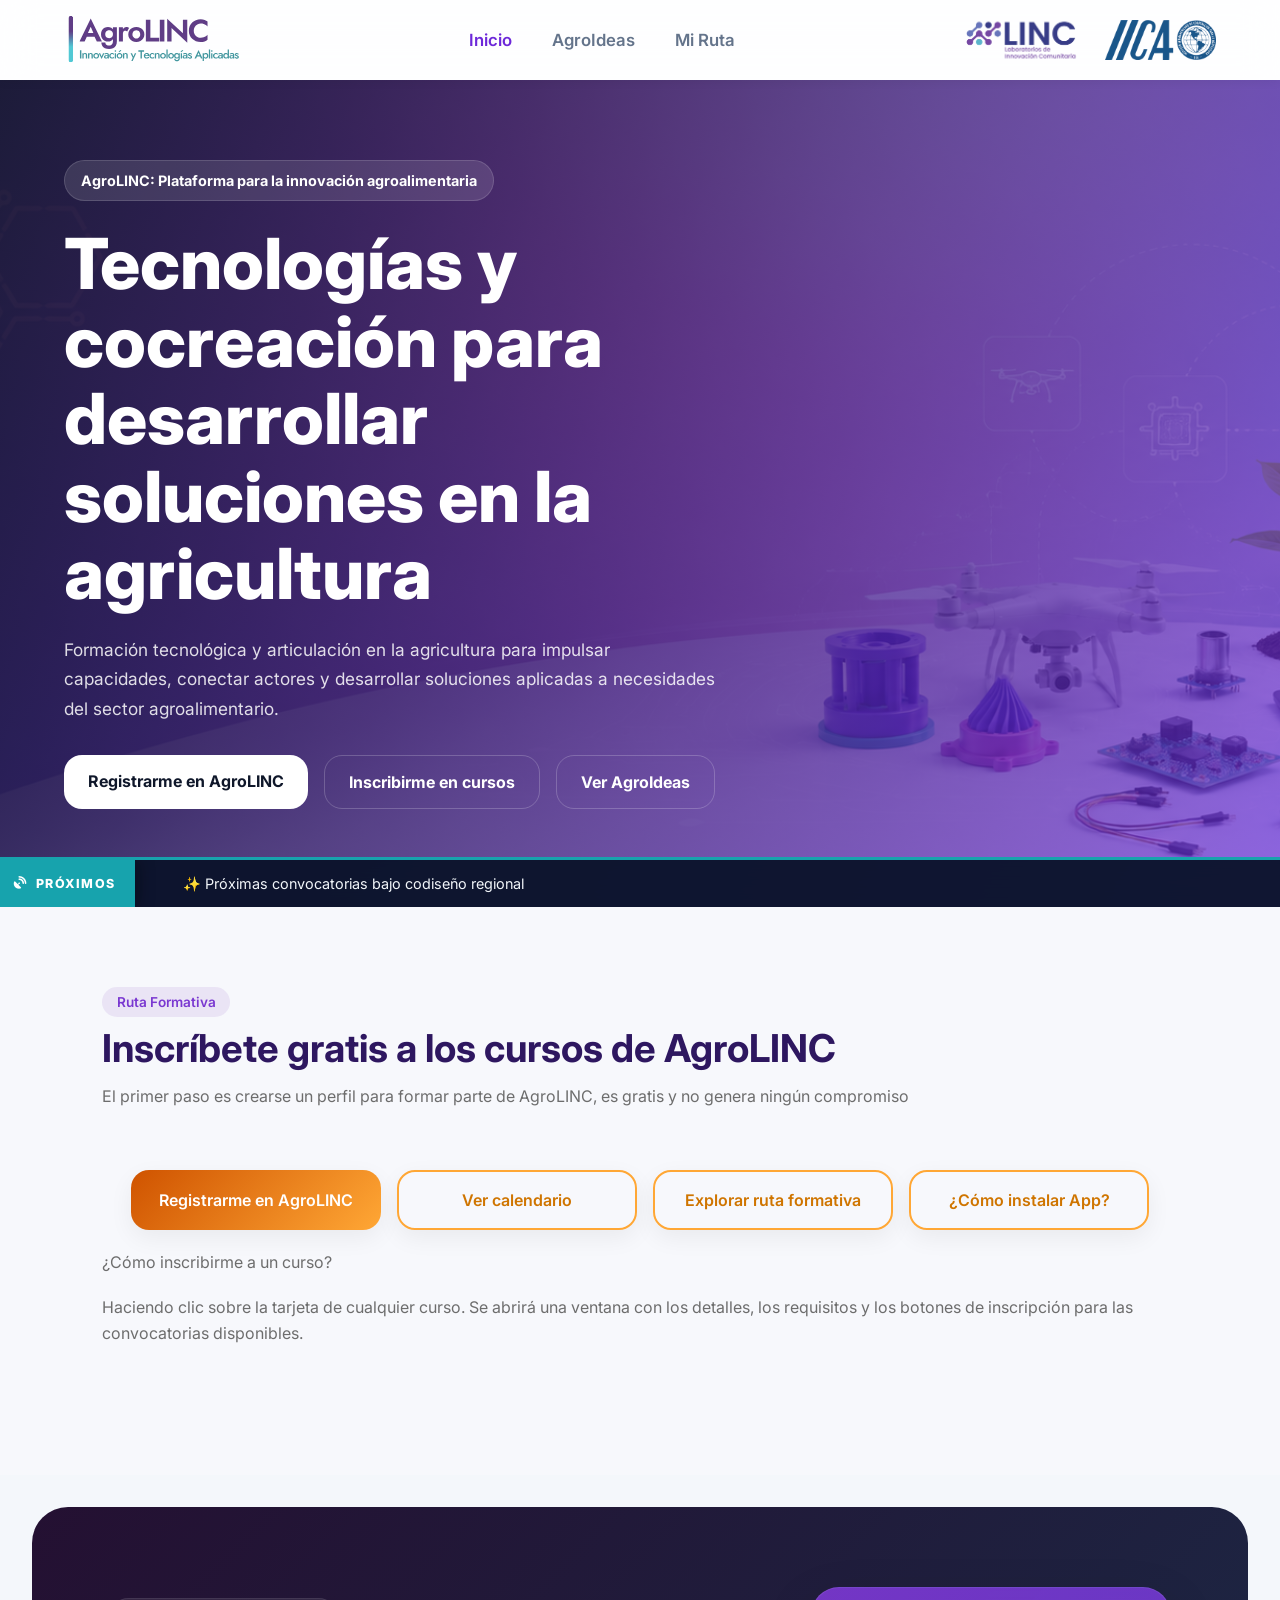
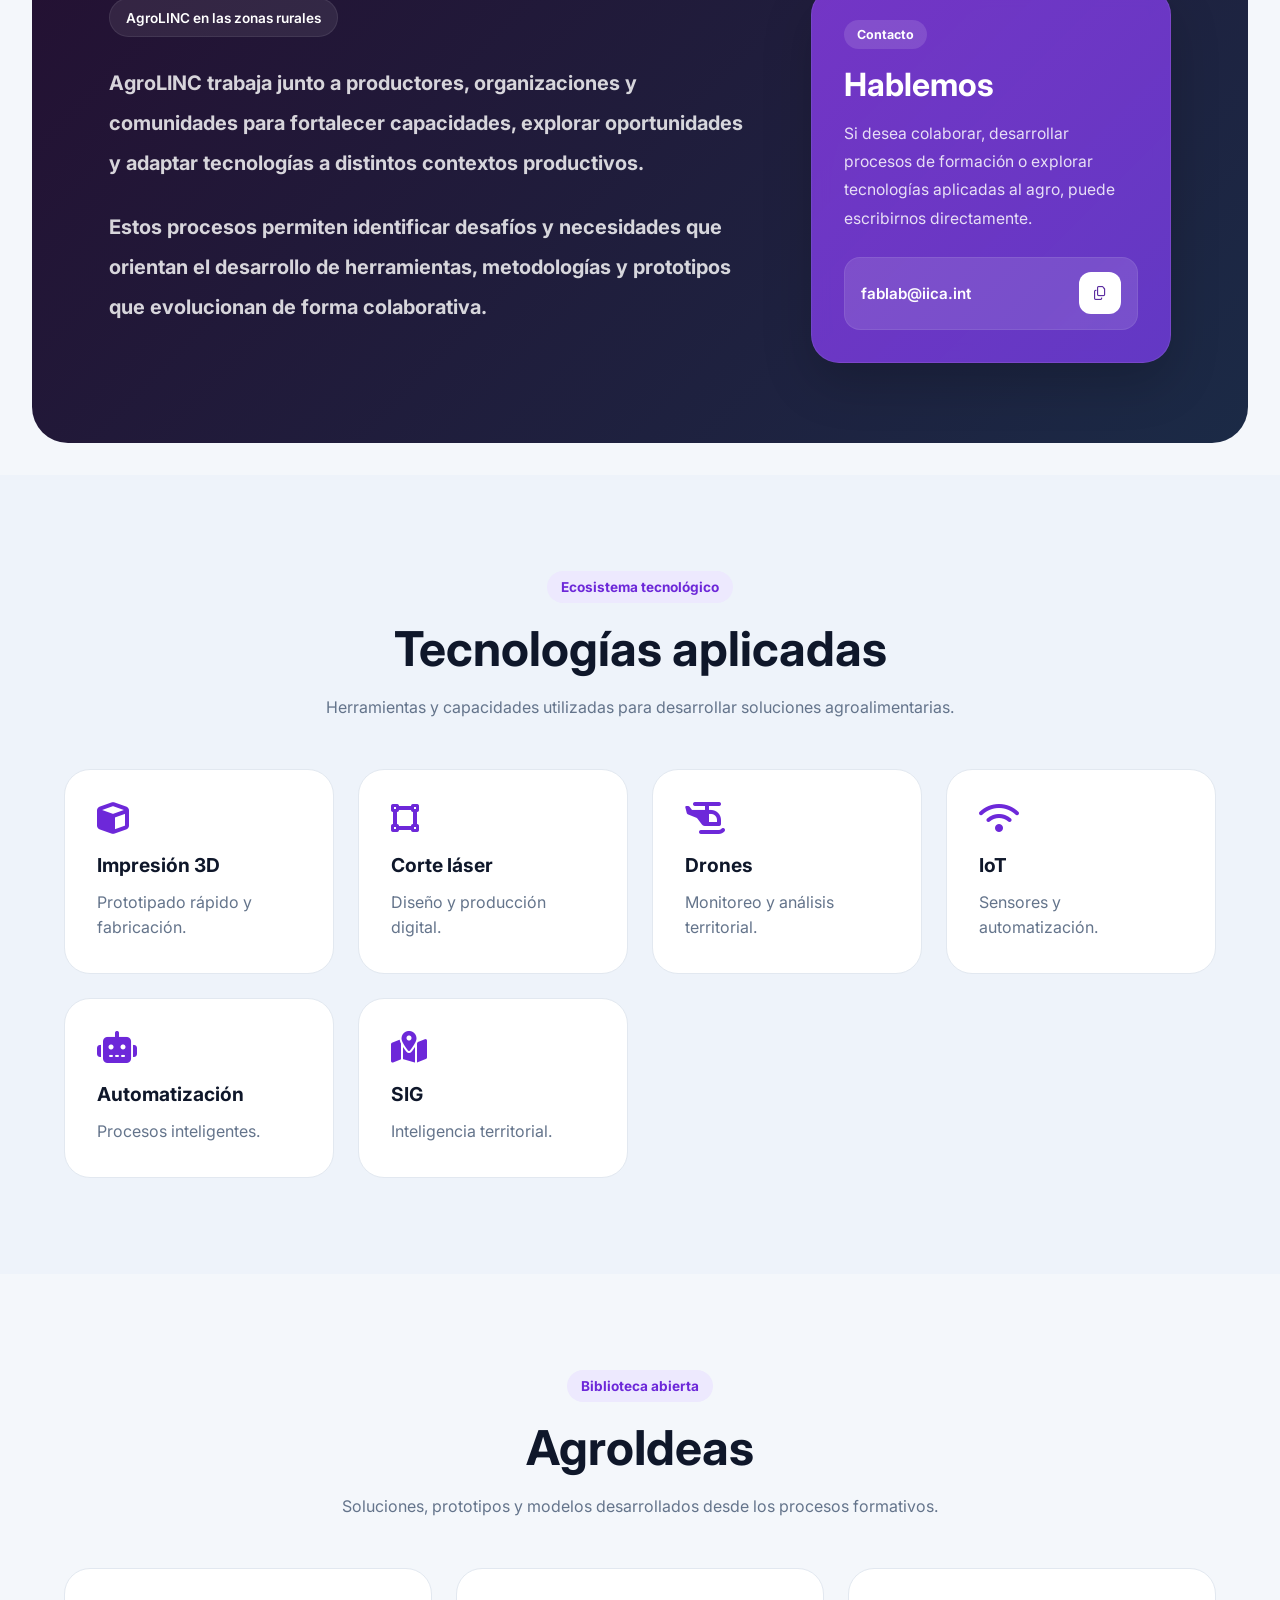
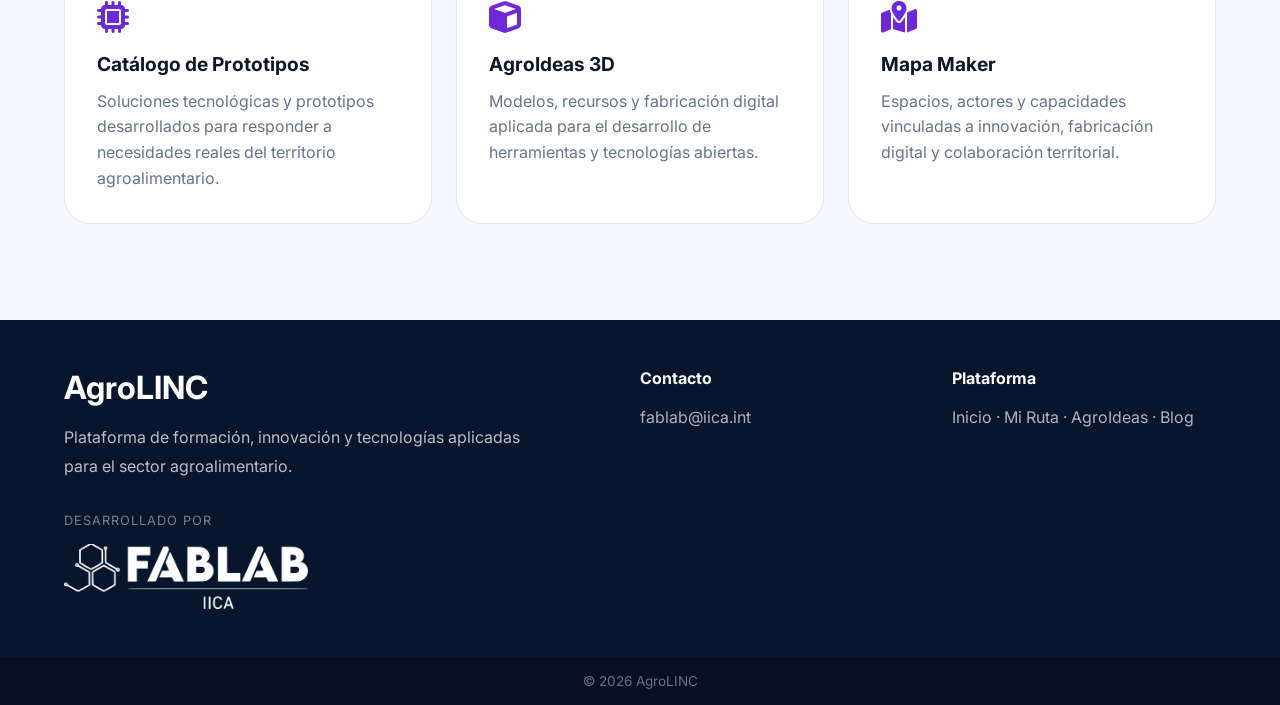
<file: index.html>
<!DOCTYPE html>
<html lang="es">
  <head>
    <meta charset="UTF-8" />
    <meta name="viewport" content="width=device-width, initial-scale=1.0" />
    
    <title>AgroLINC | Plataforma de Innovación y Tecnologías Aplicadas – IICA</title>
    <meta name="description" content="AgroLINC es una plataforma enfocada en innovación, agricultura digital y gestión del conocimiento para el sector agroalimentario.">
    <link rel="canonical" href="https://fablabiica.github.io/AgroLINC/">
  
    <script type="application/ld+json">
    {
      "@context": "https://schema.org",
      "@type": "WebSite",
      "name": "AgroLINC",
      "alternateName": ["AgroLINC IICA", "Agrolinc"],
      "url": "https://fablabiica.github.io/AgroLINC/"
    }
    </script>
  
    <script type="application/ld+json">
    {
      "@context": "https://schema.org",
      "@type": "Organization",
      "name": "AgroLINC",
      "url": "https://fablabiica.github.io/AgroLINC/",
      "logo": "https://fablabiica.github.io/AgroLINC/assets/icons/favicon-512.png",
      "description": "Plataforma de Innovación y Agricultura Digital"
    }
    </script>
  
    <link rel="icon" href="./favicon.ico" sizes="any">
    <link rel="shortcut icon" href="./favicon.ico" type="image/x-icon">
    
    <link rel="icon" type="image/png" sizes="48x48" href="./assets/icons/favicon-192.png"> 
    <link rel="icon" type="image/png" sizes="192x192" href="./assets/icons/favicon-192.png">
    <link rel="icon" type="image/png" sizes="512x512" href="./assets/icons/favicon-512.png">
    <link rel="icon" type="image/svg+xml" href="./assets/icons/favicon.svg">
    
    <link rel="manifest" href="./manifest.json" />
    <meta name="application-name" content="AgroLINC">
    <meta itemprop="name" content="AgroLINC">
  
    <meta property="og:site_name" content="AgroLINC">
    <meta property="og:title" content="AgroLINC | Innovación y Tecnologías Aplicadas">
    <meta property="og:description" content="Plataforma para fortalecer capacidades e impulsar innovación agrícola.">
    <meta property="og:url" content="https://fablabiica.github.io/AgroLINC/">
    <meta property="og:type" content="website">
    
    <meta property="og:image" content="https://fablabiica.github.io/AgroLINC/assets/images/agrolinc.png">
    <meta property="og:image:type" content="image/png">
    <meta property="og:image:width" content="1200">
    <meta property="og:image:height" content="630">
  
    <link rel="preconnect" href="https://fonts.googleapis.com">
    <link rel="preconnect" href="https://fonts.gstatic.com" crossorigin>
    <link href="https://fonts.googleapis.com/css2?family=Inter:wght@400;500;600;700;800&display=swap" rel="stylesheet" />
    <link rel="stylesheet" href="https://cdnjs.cloudflare.com/ajax/libs/font-awesome/6.5.1/css/all.min.css" />
    <link rel="stylesheet" href="css/index.css" />
  </head>

<body>




<!-- HEADER -->
<header class="topbar">

  <div class="logo-wrap">
    <img
      src="assets/images/agrolinc.svg"
      alt="AgroLINC"
      class="institution-logo agrolinc-logo"
    >
  </div>

  <button class="menu-toggle" id="menuToggle" aria-label="Abrir menú">
    <span></span>
    <span></span>
    <span></span>
  </button>

  <nav class="nav" id="mainNav">
    <a href="#" class="active">Inicio</a>
    <a href="./agroideas.html">AgroIdeas</a>
    <a href="./ruta.html" >Mi Ruta</a>
    
  </nav>

  <div class="institution-right">
    <a href="https://www.micitt.go.cr/micitt/laboratorios-de-innovacion-comunitaria" target="_blank" rel="noopener noreferrer">
      <img
        src="assets/images/micitt.png"
        alt="Laboratorios LINC"
        class="institution-logo linc-logo"
      >
    </a>
    <a href="https://iica.int/es/" target="_blank" rel="noopener noreferrer">
      <img
        src="assets/images/iica-azul.png"
        alt="IICA"
        class="institution-logo iica-logo"
      >
    </a>
    
  </div>

</header>
  <!-- HERO -->
  <section class="hero">
  
    <div class="hero-overlay"></div>
  
    <div class="hero-grid">
  
      <div class="hero-content">
        <span class="hero-tag">
          AgroLINC: Plataforma para la innovación agroalimentaria
        </span>
        <h1>
          Tecnologías y cocreación para desarrollar soluciones en la agricultura
        </h1>
        <p>
          Formación tecnológica y articulación en la agricultura para impulsar capacidades, conectar actores y desarrollar soluciones aplicadas a necesidades del sector agroalimentario.
        </p>
  
        <div class="hero-actions">
          <a href="https://forms.gle/3hsVm6HF35N531JG7" class="primary-btn">
            Registrarme en AgroLINC
          </a>
          <a href="#Inscripcion" class="secondary-btn">
            Inscribirme en cursos
          </a>
          <a href="./agroideas.html" class="secondary-btn">
            Ver AgroIdeas
          </a>
        </div>
      </div>
  
      <div class="hero-panel" id="kpiContainer">
        </div>
  
    </div> 
    <div class="courses-ticker-wrap">
     <!-- Reemplaza el ticker-title viejo por este -->
      <div class="ticker-title">
        <i class="fa-solid fa-satellite-dish fa-pulse"></i> <span>Próximos</span>
      </div>
      <div class="ticker-track" id="tickerTrack">
        </div>
    </div>
  
  </section> 

  
 <!-- =========================================
     RUTA FORMATIVA | AgroLINC
========================================= -->

<section class="learning-path">

  <div class="path-header" id="Inscripcion">

    <span class="section-tag">
      Ruta Formativa
    </span>

    <h2>
      Inscríbete gratis a los cursos de AgroLINC
    </h2>

    <p>
      El primer paso es crearse un perfil para formar parte de AgroLINC, es gratis y no genera ningún compromiso
    </p>

    
<br>
<div class="acciones">
  <a
    href="https://forms.gle/3hsVm6HF35N531JG7"
    class="agrolinc-card-link agrolinc-card-link--principal"
    target="_blank"
  >
    Registrarme en AgroLINC
  </a>

  <a
    href="#"
    id="btnCalendario"
    data-img="assets/images/calendario.jpg"
    class="agrolinc-card-link"
  >
    Ver calendario
  </a>

  <a
    href="#"
    id="btnRuta"
    data-img="assets/images/ruta.jpg"
    class="agrolinc-card-link"
  >
    Explorar ruta formativa
  </a>
  <a
    href="#"
    id="btnInstalar"
    data-img="assets/images/instalar.jpg"
    class="agrolinc-card-link"
  >
    ¿Cómo instalar App?
  </a>
</div>
    <br>
    <p>
      ¿Cómo inscribirme a un curso? 
    </p>

    <br>

    <p>
      Haciendo clic sobre la tarjeta de cualquier curso. Se abrirá una ventana con los detalles, los requisitos y los botones de inscripción para las convocatorias disponibles.
    </p>

  </div>

  <!-- GRID -->
  <div
    class="path-grid"
    id="pathGrid"
  ></div>

</section>

<!-- =========================================
     MODAL
========================================= -->

<div
  class="course-modal"
  id="courseModal"
>

  <div class="modal-overlay"></div>

  <div class="modal-content">

    <button
      class="modal-close"
      id="closeModal"
    >
      <i class="fa-solid fa-xmark"></i>
    </button>

    <span
      class="modal-stage"
      id="modalStage"
    >
      Etapa 1
    </span>

    <h3 id="modalTitle">
      Curso
    </h3>

    <p
      class="modal-description"
      id="modalDescription"
    >
      Descripción del curso
    </p>

  </div>

</div>
  <!-- CONEXIÓN -->

  <div class="routes-connection">

    <div class="connection-layout">
  
      <!-- TEXTO -->
      <div class="connection-content">
  
        <span class="connection-badge">
          AgroLINC en las zonas rurales
        </span>
  
        <h2>
          AgroLINC trabaja junto a productores,
          organizaciones y comunidades para
          fortalecer capacidades, explorar
          oportunidades y adaptar tecnologías
          a distintos contextos productivos.
        </h2>
  
        <h2>
          Estos procesos permiten identificar
          desafíos y necesidades que orientan
          el desarrollo de herramientas,
          metodologías y prototipos que
          evolucionan de forma colaborativa.
        </h2>
  
      </div>
  
      <!-- CONTACTO -->
      <div class="contact-card">
  
        <span class="contact-label">
          Contacto
        </span>
  
        <h3>
          Hablemos
        </h3>
  
        <p>
          Si desea colaborar, desarrollar
          procesos de formación o explorar
          tecnologías aplicadas al agro,
          puede escribirnos directamente.
        </p>
  
        <div class="copy-mail">
  
          <span id="mailText">
            fablab@iica.int
          </span>
  
          <button
            class="copy-btn"
            id="copyBtn"
          >
            <i class="fa-regular fa-copy"></i>
          </button>
  
        </div>
  
      </div>
  
    </div>
  
  </div>

</section>

  <!-- TECNOLOGIAS -->
  <section class="section alt-section">

    <div class="section-title">

      <span class="section-badge">
        Ecosistema tecnológico
      </span>

      <h2>
        Tecnologías aplicadas
      </h2>

      <p>
        Herramientas y capacidades utilizadas para
        desarrollar soluciones agroalimentarias.
      </p>

    </div>

    <div class="tech-grid">

      <div class="tech-card">

        <i class="fa-solid fa-cube"></i>

        <h4>Impresión 3D</h4>

        <p>
          Prototipado rápido y fabricación.
        </p>

      </div>

      <div class="tech-card">

        <i class="fa-solid fa-vector-square"></i>

        <h4>Corte láser</h4>

        <p>
          Diseño y producción digital.
        </p>

      </div>

      <div class="tech-card">

        <i class="fa-solid fa-helicopter"></i>

        <h4>Drones</h4>

        <p>
          Monitoreo y análisis territorial.
        </p>

      </div>

      <div class="tech-card">

        <i class="fa-solid fa-wifi"></i>

        <h4>IoT</h4>

        <p>
          Sensores y automatización.
        </p>

      </div>

      <div class="tech-card">

        <i class="fa-solid fa-robot"></i>

        <h4>Automatización</h4>

        <p>
          Procesos inteligentes.
        </p>

      </div>

      <div class="tech-card">

        <i class="fa-solid fa-map-location-dot"></i>

        <h4>SIG</h4>

        <p>
          Inteligencia territorial.
        </p>

      </div>

    </div>

  </section>

  <!-- AGROIDEAS -->
  <section class="section" id="ideas">

    <div class="section-title">

      <span class="section-badge">
        Biblioteca abierta
      </span>

      <h2>
        AgroIdeas
      </h2>

      <p>
        Soluciones, prototipos y modelos
        desarrollados desde los procesos formativos.
      </p>

    </div>

    

    <div class="tech-grid">

      <div class="tech-card">

        <i class="fa-solid fa-microchip"></i>
  
        <h4>Catálogo de Prototipos</h4>
  
        <p>
          Soluciones tecnológicas y prototipos desarrollados para responder a necesidades reales del territorio agroalimentario.
        </p>
  
      </div>

      <div class="tech-grid">

        <div class="tech-card">
  
          <i class="fa-solid fa-cube"></i>
    
          <h4>AgroIdeas 3D</h4>
    
          <p>
            Modelos, recursos y fabricación digital aplicada para el desarrollo de herramientas y tecnologías abiertas.
          </p>
    
        </div>
  
      </div>

      <div class="tech-grid">

        <div class="tech-card">
  
          <i class="fa-solid fa-map-location-dot"></i>
    
          <h4>Mapa Maker</h4>
    
          <p>
            Espacios, actores y capacidades vinculadas a innovación, fabricación digital y colaboración territorial.
          </p>
    
        </div>
  
      </div>

    </div>

  </section>

  <!-- TERRITORIO -->
  <!-- <section class="section alt-section" id="territorio">

    <div class="territory-box">

      <div class="territory-content">

        <span class="section-badge">
          Territorio conectado
        </span>

        <h2>
          Innovación conectada
          al territorio
        </h2>

        <p>
          AgroLINC integra formación,
          tecnología y oportunidades
          reales para fortalecer capacidades
          locales y procesos de innovación.
        </p>

      </div>

      <div class="territory-visual">

        <div class="node node-1"></div>
        <div class="node node-2"></div>
        <div class="node node-3"></div>

      </div>

    </div>

  </section> -->

  <!-- FOOTER -->
  <footer class="footer">

    <div class="footer-brand">
  
      <h3>
        AgroLINC
      </h3>
  
      <p>
        Plataforma de formación, innovación y tecnologías aplicadas para el sector agroalimentario.
      </p>
  
      <div class="footer-institution">
  
        <span>
          Desarrollado por
        </span>
  
        <div class="footer-logos">
  
          <img style="height: 65px;"
            src="assets/images/fablab.png"
            alt="FabLab"
          >
  
          
  
        </div>
  
      </div>
  
    </div>
  
    <div class="footer-col">
  
      <strong>
        Contacto
      </strong>
  
      <p>
        fablab@iica.int
      </p>
  
    </div>
  
    <div class="footer-col">
  
      <strong>
        Plataforma
      </strong>
  
      <p>
        Inicio · Mi Ruta · AgroIdeas · Blog
      </p>
  
    </div>
  
  </footer>
  
  <div class="footer-bottom">
  
    © 2026 AgroLINC
  
  </div>
  <script src="js/data.js"></script>
  <script src="js/index.js"></script>
</body>
</html>
</file>
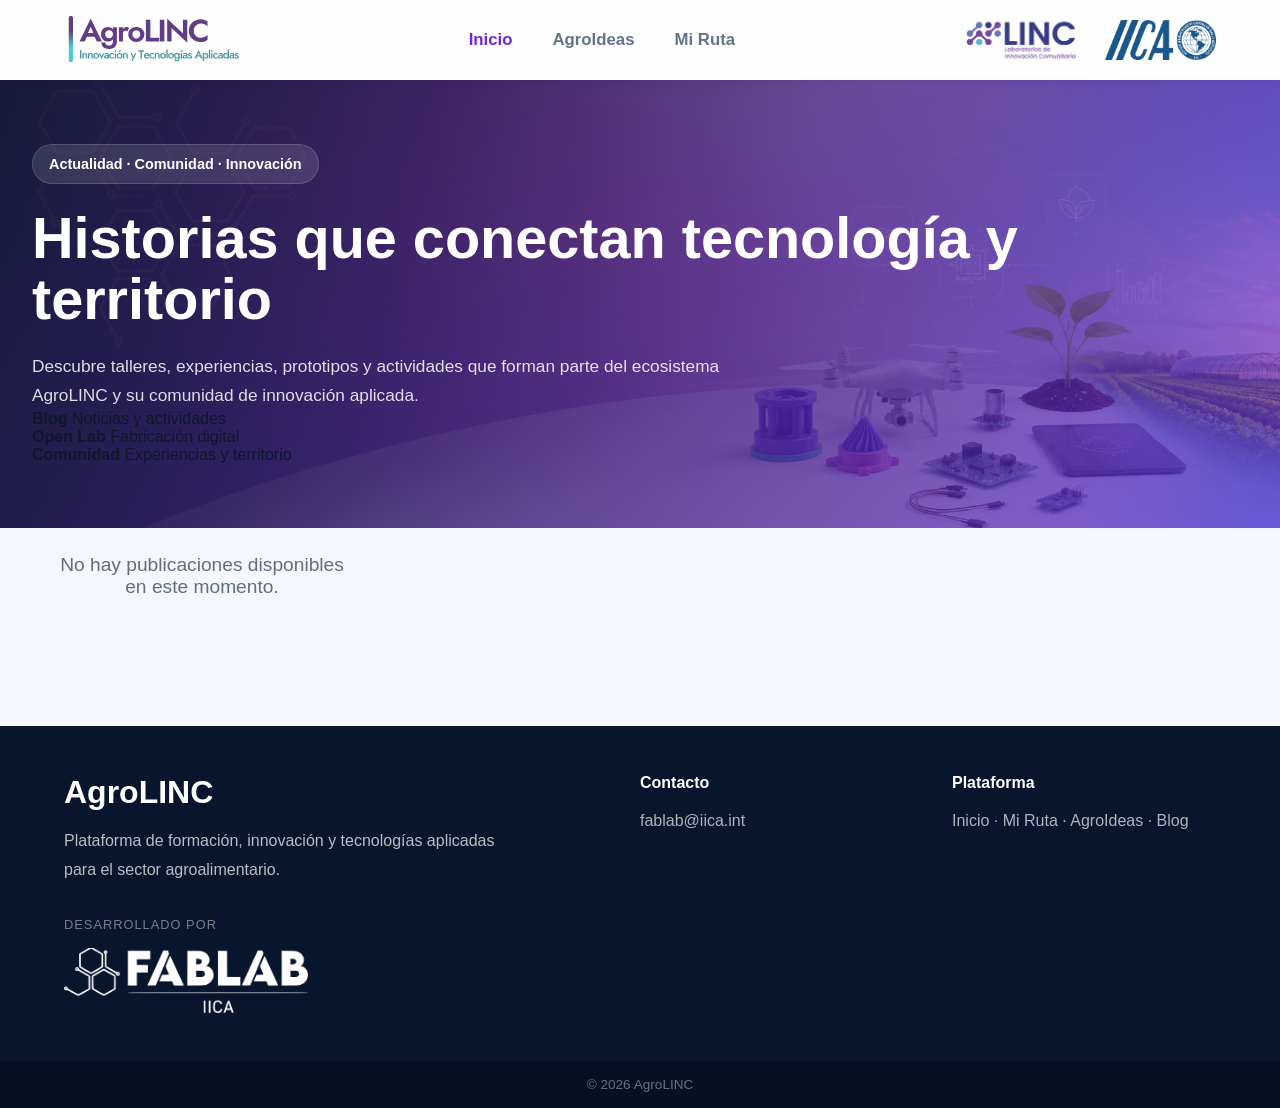
<file: blog.html>
<!DOCTYPE html>
<html lang="es">
<head>
  <meta charset="UTF-8">
  <meta name="viewport" content="width=device-width, initial-scale=1.0">
  <title>Blog | AgroLINC</title>
  <link rel="stylesheet" href="css/index.css">
  <script src="js/data.js"></script>
</head>
<body>

  <header class="topbar">

    <div class="logo-wrap">
      <img
        src="assets/images/agrolinc.svg"
        alt="AgroLINC"
        class="institution-logo agrolinc-logo"
      >
    </div>
  
    <button class="menu-toggle" id="menuToggle" aria-label="Abrir menú">
      <span></span>
      <span></span>
      <span></span>
    </button>
  
    <nav class="nav" id="mainNav">
      <a href="./index.html" class="active">Inicio</a>
      <a href="./agroideas.html">AgroIdeas</a>
      <a href="./ruta.html" >Mi Ruta</a>
      
    </nav>
  
    <div class="institution-right">
      <a href="https://www.micitt.go.cr/micitt/laboratorios-de-innovacion-comunitaria" target="_blank" rel="noopener noreferrer">
        <img
          src="assets/images/micitt.png"
          alt="Laboratorios LINC"
          class="institution-logo linc-logo"
        >
      </a>
      <a href="https://iica.int/es/" target="_blank" rel="noopener noreferrer">
        <img
          src="assets/images/iica-azul.png"
          alt="IICA"
          class="institution-logo iica-logo"
        >
      </a>
    </div>
  
  </header>

  <section class="dashboard-hero blog-hero">
    <div class="dashboard-overlay"></div>
    <div class="dashboard-content">
      <span class="hero-tag">Actualidad · Comunidad · Innovación</span>
      <h1>Historias que conectan tecnología y territorio</h1>
      <p>
        Descubre talleres, experiencias, prototipos y actividades que forman
        parte del ecosistema AgroLINC y su comunidad de innovación aplicada.
      </p>
      
      <div class="hero-mini-stats">
        <div>
          <strong>Blog</strong>
          <span>Noticias y actividades</span>
        </div>
        <div>
          <strong>Open Lab</strong>
          <span>Fabricación digital</span>
        </div>
        <div>
          <strong>Comunidad</strong>
          <span>Experiencias y territorio</span>
        </div>
      </div>
    </div>
  </section>

  <main class="main-wrapper">
    <section id="blogContainer"></section>
    
    <nav id="blogPagination"></nav>
  </main>

  <footer class="footer">
    <div class="footer-brand">
      <h3>AgroLINC</h3>
      <p>Plataforma de formación, innovación y tecnologías aplicadas para el sector agroalimentario.</p>
      <div class="footer-institution">
        <span>Desarrollado por</span>
        <div class="footer-logos">
          <img style="height: 65px;" src="assets/images/fablab.png" alt="FabLab">
        </div>
      </div>
    </div>
    <div class="footer-col">
      <strong>Contacto</strong>
      <p>fablab@iica.int</p>
    </div>
    <div class="footer-col">
      <strong>Plataforma</strong>
      <p>Inicio · Mi Ruta · AgroIdeas · Blog</p>
    </div>
  </footer>
  <div class="footer-bottom">
  
    © 2026 AgroLINC
  
  </div>
  <script src="js/blog.js"></script>
</body>
</html>
</file>
<file: css/index.css>
/* =========================================================
   1. ROOT, RESETS & VARIABLES GLOBALES
========================================================= */
:root {
  --primary: #6d28d9;
  --primary-dark: #581c87;
  --accent: #06b6d4;
  --success: #10b981;
  --bg: #f4f7fb;
  --surface: #ffffff;
  --surface-2: #f8fafc;
  --text: #0f172a;
  --muted: #64748b;
  --border: #e2e8f0;
  --shadow: 0 10px 30px rgba(15, 23, 42, .06);
}

* {
  margin: 0;
  padding: 0;
  box-sizing: border-box;
}

html {
  scroll-behavior: smooth;
  scroll-padding-top: 7rem; 
  /* overflow-x: hidden; */
}

body {
  font-family: 'Inter', sans-serif;
  background: var(--bg);
  color: var(--text);
  /* overflow-x: hidden; */
}

img {
  max-width: 100%;
  display: block;
}

button, input, select, textarea {
  font-family: inherit;
}

/* =========================================================
   2. COMPONENTES ESTRUCTURALES Y BOTONES
========================================================= */
.section {
  padding: 6rem 5%;
}

.alt-section {
  background: #eef3fa;
}

.section-title {
  max-width: 760px;
  margin: 0 auto 3rem;
  text-align: center;
}

.section-title h2 {
  font-size: 3rem;
  margin-bottom: 1rem;
}

.section-title p {
  color: var(--muted);
  line-height: 1.7;
}

.section-badge {
  display: inline-block;
  background: #ede9fe;
  color: var(--primary);
  padding: .5rem .9rem;
  border-radius: 999px;
  font-size: .85rem;
  font-weight: 700;
  margin-bottom: 1rem;
}

.section-tag {
  display: inline-flex;
  align-items: center;
  gap: .5rem;
  padding: .45rem .9rem;
  border-radius: 999px;
  background: rgba(115, 54, 185, .1);
  color: #7a38d1;
  font-size: .85rem;
  font-weight: 600;
}

.primary-btn, .secondary-btn {
  text-decoration: none;
  padding: 1rem 1.5rem;
  border-radius: 18px;
  font-weight: 700;
  transition: .25s ease;
  border: none;
  cursor: pointer;
}

.primary-btn {
  background: white;
  color: var(--text);
}

.secondary-btn {
  border: 1px solid rgba(255, 255, 255, .2);
  color: white;
}

.primary-btn:hover, .secondary-btn:hover {
  transform: translateY(-3px);
}

.acciones {
  display: flex;
  flex-wrap: wrap;
  gap: 16px;
  justify-content: center;
  margin-top: 40px;
}

.agrolinc-card-link {
  display: inline-flex;
  align-items: center;
  justify-content: center;
  min-width: 240px;
  padding: 18px 28px;
  background: transparent;
  color: #cf7500;
  text-decoration: none;
  font-weight: 600;
  border-radius: 18px;
  border: 2px solid #ffa735;
  box-shadow: 0 8px 24px rgba(0,0,0,.06);
  transition: transform .2s ease, box-shadow .2s ease, border-color .2s ease;
}

.agrolinc-card-link:hover {
  transform: translateY(-3px);
  box-shadow: 0 14px 34px rgba(88,28,135,.14);
  border-color: #cf5300;
}

.agrolinc-card-link--principal {
  background: linear-gradient(135deg, #cf5300, #ffa735);
  color: white;
  border: none;
}

.agrolinc-card-link--principal:hover {
  box-shadow: 0 18px 40px rgba(88,28,135,.28);
}

/* =========================================================
   3. BARRA INSTITUCIONAL Y NAVEGACIÓN EN CABECERA
========================================================= */
.institution-bar {
  height: 57px;
  background: rgba(255,255,255,.96);
  border-bottom: 1px solid rgba(15,23,42,.08);
  display: flex;
  justify-content: flex-end;
  align-items: center;
  padding: 0 5%;
}



/* =========================================================
   TOPBAR STICKY (NAVEGACIÓN FIJA)
========================================================= */
.topbar {
  position: sticky;
  top: 0;
  z-index: 500;
  height: 80px;
  display: flex;
  justify-content: space-between;
  align-items: center;
  padding: 0 5%;
  background: rgba(255, 255, 255, 0.88);
  backdrop-filter: blur(18px);
  -webkit-backdrop-filter: blur(18px); /* Soporte para Safari */
  box-shadow: 0 2px 10px rgba(0,0,0,0.05);
}

.logo-wrap {
  display: flex;
  align-items: center;
  gap: 1rem;
}

.institution-logo {
  height: auto;
  max-height: 55px; 
  object-fit: contain;
  opacity: .9;
  transition: .25s;
}

.institution-logo:hover { opacity: 1; }
.agrolinc-logo { max-height: 65px; }
.linc-logo { max-height: 67px; }
.iica-logo { max-height: 40px; }

.institution-right {
  display: flex;
  align-items: center;
  gap: 1.5rem;
}

.institution-divider {
  width: 1px;
  height: 35px;
  background-color: #cbd5e1;
}

.nav {
  display: flex;
  gap: 2.5rem;
}

.nav a {
  text-decoration: none;
  color: #64748b;
  font-weight: 600;
  font-size: 1.05rem;
  transition: .25s;
}

.nav a:hover, .nav a.active {
  color: #6d28d9;
}

.menu-toggle {
  display: none;
  flex-direction: column;
  justify-content: space-between;
  width: 30px;
  height: 21px;
  background: transparent;
  border: none;
  cursor: pointer;
  padding: 0;
  z-index: 600;
}

.menu-toggle span {
  width: 100%;
  height: 3px;
  background-color: #1e293b;
  border-radius: 4px;
  transition: all 0.3s ease;
}

.menu-toggle.open span:nth-child(1) { transform: translateY(9px) rotate(45deg); }
.menu-toggle.open span:nth-child(2) { opacity: 0; }
.menu-toggle.open span:nth-child(3) { transform: translateY(-9px) rotate(-45deg); }

/* =========================================================
   4. SECCIÓN HERO (PORTADA PRINCIPAL Y DINAMISMOS)
========================================================= */
.hero, .dashboard-hero {
  position: relative;
  overflow: hidden;
  background-image: url("../assets/images/hero.png");
  background-size: cover;
  background-position: center;
}

.hero-overlay, .dashboard-overlay {
  position: absolute;
  inset: 0;
  background: linear-gradient(120deg, rgba(15, 23, 42, .88), rgba(109, 40, 217, .68));
}

.hero {
  min-height: 85vh;
  display: flex;
  flex-direction: column; 
  justify-content: center;
  padding: 5rem 5% 0 5%; 
}

.hero-grid {
  position: relative;
  z-index: 2;
  width: 100%;
  display: grid;
  grid-template-columns: 1.2fr .8fr;
  gap: 4rem;
  align-items: center;
  flex: 1; 
  padding-bottom: 3rem;
}

.hero-content {
  position: relative;
  z-index: 2;
}

.hero-tag {
  display: inline-flex;
  align-items: center;
  padding: .7rem 1rem;
  border-radius: 999px;
  background: rgba(255, 255, 255, .12);
  border: 1px solid rgba(255, 255, 255, .14);
  color: white;
  font-size: .9rem;
  font-weight: 700;
  margin-bottom: 1.5rem;
}

.hero h1 {
  font-size: clamp(2.2rem, 5.5vw, 4.5rem);
  line-height: 1.1;
  margin-bottom: 1.4rem;
  color: white;
  font-weight: 800;
}

.hero p {
  color: rgba(255, 255, 255, .85);
  font-size: 1.08rem;
  line-height: 1.7;
  max-width: 700px;
}

.hero-actions {
  display: flex;
  gap: 1rem;
  margin-top: 2rem;
}

/* KPIs Interactivos (Hero Panel) - Efecto Cascada */
.hero-panel {
  position: relative;
  z-index: 2;
  display: flex;
  flex-direction: column;
  gap: 1.2rem;
}

.metric-card {
  display: flex;
  align-items: center;
  gap: 1rem;
  padding: 1.4rem;
  border-radius: 24px;
  background: rgba(255, 255, 255, .12);
  backdrop-filter: blur(14px);
  border: 1px solid rgba(255, 255, 255, .14);
  animation: kpiFadeUp 0.6s cubic-bezier(0.16, 1, 0.3, 1) both;
  transition: transform 0.4s cubic-bezier(0.175, 0.885, 0.32, 1.275), box-shadow 0.4s ease, background-color 0.3s ease;
  cursor: default;
}

.hero-panel .metric-card:nth-child(1) { animation-delay: 0.2s; }
.hero-panel .metric-card:nth-child(2) { animation-delay: 0.4s; }
.hero-panel .metric-card:nth-child(3) { animation-delay: 0.6s; }
.hero-panel .metric-card:nth-child(4) { animation-delay: 0.8s; }
.hero-panel .metric-card:nth-child(5) { animation-delay: 1.0s; }
.hero-panel .metric-card:nth-child(6) { animation-delay: 1.2s; }

.metric-card:hover {
  transform: translateY(-6px) scale(1.03);
  background-color: rgba(255, 255, 255, 0.2);
  box-shadow: 0 15px 35px rgba(0, 0, 0, 0.25), 0 0 15px rgba(17, 199, 199, 0.3);
}

.metric-icon {
  width: 58px;
  height: 58px;
  border-radius: 18px;
  background: linear-gradient(135deg, rgba(255, 255, 255, .2), rgba(255, 255, 255, .08));
  display: flex;
  align-items: center;
  justify-content: center;
  color: white;
  font-size: 1.3rem;
  transition: transform 0.35s cubic-bezier(0.175, 0.885, 0.32, 1.275);
}

.metric-card:hover .metric-icon {
  transform: scale(1.15) rotate(5deg);
}

.metric-card strong {
  display: block;
  color: white;
  font-size: 1.8rem;
}

.metric-card span {
  color: rgba(255, 255, 255, .8);
}

@keyframes kpiFadeUp {
  from { 
    opacity: 0; 
    transform: translateY(25px);
  }
  to { 
    opacity: 1; 
    transform: translateY(0); 
  }
}

/* =========================================================
   5. FRANJA MÓVIL DE CONVOCATORIAS (TICKER)
========================================================= */
.courses-ticker-wrap {
  width: auto;
  margin-left: -6%;           
  margin-right: -6%;          
  margin-top: auto;             
  background: rgba(11, 19, 43, 0.96);
  backdrop-filter: blur(10px);
  border-top: 3px solid #17a3ad;
  height: 50px;
  display: flex;
  align-items: center;
  overflow: hidden;
  z-index: 30;
  position: relative; 
}

.ticker-title {
  background: #17a3ad;
  color: #ffffff;
  padding: 0 1.2rem;
  height: 100%;
  display: flex;
  align-items: center;
  gap: 0.5rem;                  
  font-weight: 800;
  font-size: 0.78rem;
  text-transform: uppercase;
  letter-spacing: 1.5px;
  z-index: 40;
  box-shadow: 4px 0 15px rgba(0, 0, 0, 0.3);
  white-space: nowrap;
}

.ticker-action-btn {
  margin-left: 0.8rem;
  background: rgba(17, 199, 199, 0.15);
  border: 1px solid #17a3ad;
  color: #17a3ad;
  padding: 0.2rem 0.6rem;
  border-radius: 6px;
  font-size: 0.7rem;
  font-weight: 700;
  text-decoration: none;
  transition: all 0.2s ease;
}

.ticker-action-btn:hover {
  background: #17a3ad;
  color: #0f1229;
  box-shadow: 0 0 10px rgba(17, 199, 199, 0.4);
}

.ticker-track {
  display: flex;
  width: 100%;
  height: 100%;
  align-items: center;
}

.ticker-content-loop {
  display: flex;
  align-items: center;
  white-space: nowrap;
  animation: marqueeContinuous 40s linear infinite; 
}

.courses-ticker-wrap:hover .ticker-content-loop {
  animation-play-state: paused;
}

.ticker-item {
  display: inline-flex;
  align-items: center;
  padding: 0 3rem;
  color: #f1f5f9;
  font-size: 0.9rem;
}

.ticker-badge {
  font-size: 0.7rem;
  font-weight: 800;
  padding: 0.25rem 0.65rem;
  border-radius: 4px;
  margin-right: 0.9rem;
  letter-spacing: 0.5px;
}

.ticker-badge.status-open { background: #159463; color: #ffffff; }
.ticker-badge.status-danger { background: #df6706; color: #ffffff; }
.ticker-badge.status-alert { background: #808080; color: #ffffff; }

.ticker-course-name {
  color: #ffffff;
  font-weight: 600;
  letter-spacing: 0.3px;
}

.ticker-separator {
  margin: 0 1.25rem;
  color: rgba(255, 255, 255, 0.25);
}

.ticker-slots {
  color: #cbd5e1;
  font-size: 0.85rem;
  display: inline-flex;
  align-items: center;
  gap: 0.35rem;
}

@keyframes marqueeContinuous {
  0% { transform: translate3d(0, 0, 0); }
  100% { transform: translate3d(-100%, 0, 0); }
}

/* Search Box */
.search-box {
  display: flex;
  gap: 1rem;
  margin-top: 2rem;
  max-width: 700px;
}

.search-box input {
  flex: 1;
  border: none;
  outline: none;
  padding: 1rem 1.2rem;
  border-radius: 18px;
  font-size: 1rem;
  box-shadow: var(--shadow);
}

.search-box button {
  border: none;
  background: var(--primary);
  color: white;
  padding: 1rem 1.4rem;
  border-radius: 18px;
  font-weight: 700;
  cursor: pointer;
  transition: .25s ease;
}

.search-box button:hover {
  background: var(--primary-dark);
  transform: translateY(-2px);
}

/* =========================================================
   6. LÓGICA DE RUTAS FORMATIVAS (ROUTES DESIGN)
========================================================= */
.routes-layout {
  margin: 3rem auto 0;
  display: flex;
  flex-direction: column;
  gap: 1.5rem;
}

.route-block {
  display: grid;
  grid-template-columns: 280px 1fr;
  overflow: hidden;
  border-radius: 32px;
  background: white;
  border: 1px solid #e2e8f0;
  box-shadow: 0 10px 30px rgba(15,23,42,.05);
  transition: .3s ease;
}

.route-block:hover {
  transform: translateY(-4px);
  box-shadow: 0 20px 50px rgba(15,23,42,.08);
}

.route-side {
  position: relative;
  padding: 2.5rem 2rem;
  display: flex;
  flex-direction: column;
  justify-content: center;
  align-items: flex-start;
  gap: 1rem;
  color: white;
}

.technical-side { background: linear-gradient(180deg, #562e6b, #44266d, #255995); }
.territorial-side { background: linear-gradient(180deg, #122d12, #1c482d, #6b6f26); }

.route-side i { font-size: 2.5rem; opacity: .95; }
.route-side span { font-size: 1.5rem; font-weight: 800; line-height: 1.1; }

.route-main {
  padding: 2.5rem;
  display: flex;
  flex-direction: column;
  justify-content: center;
}

.route-main h3 { font-size: 2rem; margin-bottom: 1rem; color: #0f172a; }
.route-main p { color: #64748b; line-height: 1.9; font-size: 1rem; max-width: 760px; }

.route-tags {
  display: flex;
  flex-wrap: wrap;
  gap: .8rem;
  margin-top: 2rem;
}

.route-tags span {
  padding: .7rem 1rem;
  border-radius: 999px;
  background: #f8fafc;
  border: 1px solid #e2e8f0;
  color: #334155;
  font-size: .9rem;
  font-weight: 600;
}

.route-connector {
  position: relative;
  height: 70px;
  display: flex;
  align-items: center;
  justify-content: center;
}

.connector-line {
  position: absolute;
  width: 2px;
  height: 100%;
  background: linear-gradient(180deg, rgba(109,40,217,.25), rgba(34,197,94,.25));
}

.connector-center {
  position: relative;
  z-index: 2;
  width: 58px;
  height: 58px;
  border-radius: 50%;
  background: white;
  border: 1px solid #e2e8f0;
  display: flex;
  align-items: center;
  justify-content: center;
  box-shadow: 0 10px 25px rgba(15,23,42,.08);
}

.connector-center i { color: var(--primary); font-size: 1.1rem; }

.routes-connection {
  position: relative;
  margin: 2rem;
  padding: 5rem 6%;
  border-radius: 36px;
  overflow: hidden;
  background: linear-gradient(135deg, #241032, #1b2a46);
}

.connection-layout {
  position: relative;
  z-index: 2;
  display: grid;
  grid-template-columns: minmax(0, 1fr) 360px;
  gap: 4rem;
  align-items: center;
}

.connection-content { max-width: 760px; }

.connection-badge {
  display: inline-flex;
  align-items: center;
  padding: .65rem 1rem;
  border-radius: 999px;
  background: rgba(255,255,255,.08);
  border: 1px solid rgba(255,255,255,.08);
  color: white;
  font-size: .85rem;
  font-weight: 600;
  margin-bottom: 1.6rem;
}

.connection-content h2 {
  color: rgba(255,255,255,.82);
  font-size: 1.25rem;
  line-height: 2;
  margin-bottom: 1.5rem;
}

.tech-grid {
  display: grid;
  grid-template-columns: repeat(auto-fit, minmax(250px, 1fr));
  gap: 1.5rem;
}

.tech-card {
  background: white;
  border-radius: 26px;
  padding: 2rem;
  border: 1px solid var(--border);
  transition: .3s ease;
}

.tech-card:hover {
  transform: translateY(-6px);
  box-shadow: var(--shadow);
}

.tech-card i { font-size: 2rem; color: var(--primary); margin-bottom: 1.2rem; }
.tech-card h4 { margin-bottom: .8rem; font-size: 1.2rem; }
.tech-card p { color: var(--muted); line-height: 1.6; }

/* =========================================================
   7. RENDERIZADO DE CAMINOS DE APRENDIZAJE (LEARNING PATH)
========================================================= */
.learning-path {
  padding: 5rem 8%;
  background: #f7f8fc;
}

.path-header { margin-bottom: 3rem; }
.path-header h2 { font-size: 2.4rem; color: #2e1760; margin-top: .5rem; margin-bottom: .8rem; }
.path-header p { color: #6d6d6d; line-height: 1.6; }

.path-grid { display: flex; flex-direction: column; gap: 1.5rem; }
.path-stage { display: flex; flex-direction: column; gap: .8rem; }

.stage-title {
  margin: 0;
  font-size: .95rem;
  font-weight: 700;
  color: var(--primary);
  text-transform: uppercase;
  letter-spacing: .08em;
}

.path-row {
  display: grid;
  grid-template-columns: repeat(auto-fit, minmax(280px, 1fr));
  gap: 1rem;
}

.course-node {
  width: 100%;
  min-height: 110px;
  position: relative;
  border: none;
  background: #5b2ca0;
  color: white;
  padding: 1.4rem;
  border-radius: 22px;
  text-align: center;
  cursor: pointer;
  transition: transform .25s ease, box-shadow .25s ease;
  box-shadow: 0 10px 25px rgba(90,44,160,.18);
}

.course-node:hover {
  transform: translateY(-5px);
  box-shadow: 0 18px 35px rgba(90, 44, 160, .25);
}

.course-node::before {
  content: "";
  position: absolute;
  inset: 0;
  border-radius: inherit;
  background: radial-gradient(circle at top right, rgba(255,255,255,.18), transparent 40%);
}

.course-node small { display: block; opacity: .8; margin-bottom: .4rem; font-size: .8rem; }
.course-node strong { display: block; font-size: 1rem; line-height: 1.4; }
.course-node p { color: rgb(210, 210, 210); }

/* =========================================================
   8. DASHBOARD / ARQUITECTURA DE PERFIL DE USUARIO
========================================================= */
.dashboard-hero {
  min-height: 48vh;
  display: flex;
  align-items: center;
  justify-content: center;
  padding: 4rem 2rem;
  margin-bottom: 2rem;
}

.dashboard-content { position: relative; z-index: 2; }
.dashboard-hero h1 { color: white; font-size: 3.6rem; line-height: 1.05; margin-bottom: 1.4rem; }
.dashboard-hero p { color: rgba(255, 255, 255, .85); font-size: 1.08rem; line-height: 1.7; max-width: 700px; }

.main-wrapper {
  max-width: 1400px;
  margin: -70px auto 0;
  padding: 0 2rem 4rem;
  display: grid;
  grid-template-columns: 340px 1fr;
  gap: 2rem;
  position: relative;
  z-index: 5;
}

.profile-card, .courses-section {
  background: white;
  border-radius: 32px;
  padding: 2rem;
  box-shadow: var(--shadow);
}

.profile-top { display: flex; gap: 1rem; align-items: center; }

.profile-avatar {
  width: 84px;
  height: 84px;
  border-radius: 28px;
  background: linear-gradient(135deg, var(--primary), var(--accent));
  display: flex;
  align-items: center;
  justify-content: center;
  color: white;
  font-size: 1.5rem;
  font-weight: 800;
}

.profile-label { color: var(--muted); font-size: .85rem; }
.progress-wrap { margin-top: 2rem; }
.progress-top { display: flex; justify-content: space-between; margin-bottom: .7rem; font-weight: 700; }

.progress-bar {
  height: 12px;
  border-radius: 999px;
  background: #e2e8f0;
  overflow: hidden;
}

.progress-fill {
  width: 0%;
  height: 100%;
  background: linear-gradient(90deg, var(--primary), var(--accent));
  transition: .5s ease;
}

.stats-grid { display: grid; grid-template-columns: 1fr 1fr; gap: 1rem; margin-top: 2rem; }
.mini-stat { background: #f8fafc; border: 1px solid var(--border); border-radius: 24px; padding: 1.3rem; text-align: center; }
.mini-stat strong { display: block; color: var(--primary); font-size: 2rem; }

.legend { display: flex; flex-direction: column; gap: 1rem; margin-top: 2rem; }
.legend-item { display: flex; align-items: center; gap: .8rem; color: var(--muted); }
.dot { width: 14px; height: 14px; border-radius: 50%; }
.completed-dot { background: var(--success); }
.available-dot { background: var(--primary); }
.locked-dot { background: #cbd5e1; }

.section-header { display: flex; justify-content: space-between; align-items: flex-end; gap: 2rem; margin-bottom: 2rem; }
.courses-grid { display: grid; grid-template-columns: repeat(auto-fit, minmax(260px, 1fr)); gap: 1.3rem; }

.course-card {
  background: white;
  border-radius: 26px;
  padding: 1.4rem;
  border: 1px solid var(--border);
  transition: .3s ease;
}

.course-card:hover { transform: translateY(-4px); box-shadow: var(--shadow); }
.course-top { display: flex; justify-content: space-between; align-items: center; margin-bottom: 1rem; }
.course-status { padding: .4rem .8rem; border-radius: 999px; font-size: .78rem; font-weight: 700; }

.course-card.completed { border-color: rgba(16, 185, 129, .2); background: linear-gradient(180deg, rgba(16, 185, 129, .05), white); }
.course-status.completed { background: rgba(16, 185, 129, .12); color: var(--success); }
.course-card.available { border-color: rgba(109, 40, 217, .2); }
.course-status.available { background: rgba(109, 40, 217, .12); color: var(--primary); }
.course-card.locked { opacity: .55; }
.course-status.locked { background: #f1f5f9; color: #64748b; }

/* =========================================================
   9. VISTA EXCLUSIVA DE AGROIDEAS
========================================================= */
.agroideas-page { background: linear-gradient(180deg, #f4f7fb 0%, #eef2ff 100%); }

.ideas-hero {
  position: relative;
  min-height: 62vh;
  display: flex;
  align-items: center;
  justify-content: center;
  padding: 7rem 5% 5rem;
  overflow: hidden;
  background: radial-gradient(circle at top left, rgba(91, 33, 182, .18), transparent 30%),
              radial-gradient(circle at bottom right, rgba(6, 182, 212, .16), transparent 35%),
              linear-gradient(135deg, #0f172a, #111827);
}

.ideas-hero::before {
  content: "";
  position: absolute;
  inset: 0;
  background-image: linear-gradient(rgba(255, 255, 255, .03) 1px, transparent 1px), linear-gradient(90deg, rgba(255, 255, 255, .03) 1px, transparent 1px);
  background-size: 42px 42px;
  opacity: .5;
}

.ideas-hero-content { position: relative; z-index: 2; width: 100%; max-width: 900px; text-align: center; }
.ideas-hero h1 { font-size: 4.5rem; line-height: 1; color: white; margin-bottom: 1.5rem; }
.ideas-hero p { max-width: 700px; margin: 0 auto; color: rgba(255, 255, 255, .78); font-size: 1.08rem; line-height: 1.8; }

.ideas-search { display: flex; gap: 1rem; max-width: 760px; margin: 2.5rem auto 0; }
.ideas-search-input { flex: 1; display: flex; align-items: center; gap: .9rem; padding: .4rem .5rem .4rem 1.2rem; border-radius: 22px; background: white; box-shadow: 0 12px 30px rgba(0, 0, 0, .18); }
.ideas-search-input input { flex: 1; border: none; outline: none; background: transparent; font-size: 1rem; padding: 1rem 0; }

#explorarBtn { border: none; padding: 1rem 1.5rem; border-radius: 22px; background: linear-gradient(135deg, var(--primary), var(--accent)); color: white; font-weight: 700; cursor: pointer; }
.ideas-tags { display: flex; flex-wrap: wrap; justify-content: center; gap: .8rem; margin-top: 2rem; margin-bottom: 2rem; }
.ideas-tags span { padding: .65rem 1rem; border-radius: 999px; background: rgba(255, 255, 255, .08); border: 1px solid rgba(255, 255, 255, .08); color: #dbe4f0; font-size: .9rem; font-weight: 600; }

.catalog-filters { display: flex; flex-wrap: wrap; gap: .8rem; margin-top: 2rem; justify-content: center; }
.filter-btn, .catalog-filter { border: none; padding: .9rem 1.3rem; border-radius: 14px; background: rgba(255,255,255,.12); color: white; font-weight: 700; cursor: pointer; transition: .25s ease; backdrop-filter: blur(10px); }
.filter-btn:hover, .catalog-filter:hover { transform: translateY(-2px); background: rgba(255,255,255,.2); }
.filter-btn.active, .catalog-filter.active { background: linear-gradient(135deg, var(--primary), var(--accent)); color: white; }

/* =========================================================
   1. ESTILOS BASE: SIDEBAR DE NAVEGACIÓN (ESCRITORIO)
========================================================= */
.ideas-explorer { 
  max-width: 1500px; 
  margin-top: -70px; 
  margin-inline: auto; 
  padding: 0 5% 5rem; 
  position: relative; 
  z-index: 10; 
  display: grid; 
  grid-template-columns: 300px 1fr; 
  gap: 2rem; 
}

.explorer-sidebar { 
  position: sticky; 
  top: 130px; 
  height: fit-content; 
  padding: 2rem; 
  border-radius: 30px; 
  background: white; 
  box-shadow: 0 20px 60px rgba(15, 23, 42, .08); 
  z-index: 400; /* Por debajo de la barra topbar */
}

.explorer-menu { 
  display: flex; 
  flex-direction: column; 
  gap: .8rem; 
  margin-top: 1.5rem; 
}

.explorer-link { 
  display: flex; 
  align-items: center; 
  gap: .9rem; 
  width: 100%; 
  border: none; 
  padding: 1rem 1.1rem; 
  border-radius: 18px; 
  background: #f8fafc; 
  color: #475569; 
  font-weight: 600; 
  cursor: pointer; 
  transition: .25s ease; 
  text-decoration: none;
}

.explorer-link.active { 
  background: linear-gradient(135deg, var(--primary), var(--accent)); 
  color: white; 
}

/* Componente de búsqueda interno (Escritorio) */
.sidebar-search-block { 
  margin-bottom: 1rem; 
}

.sidebar-search-wrapper { 
  position: relative; 
  display: flex; 
  align-items: center; 
}

.sidebar-search-wrapper .search-icon { 
  position: absolute; 
  left: 1.1rem; 
  color: #94a3b8; 
  font-size: 1rem; 
}

.sidebar-search-wrapper input {
  width: 100%; 
  padding: 1rem 1rem 1rem 2.8rem; 
  border: 1px solid #e2e8f0;
  border-radius: 18px; 
  background: #f8fafc; 
  font-size: 0.95rem; 
  color: #0f172a; 
  outline: none; 
  transition: all 0.2s ease;
}

.sidebar-search-wrapper input:focus { 
  background: #ffffff; 
  border-color: var(--primary); 
  box-shadow: 0 0 0 4px rgba(109, 40, 217, 0.1); 
}


/* =========================================================
   2. CONTROL FLOTANTE INFERIOR DE DOBLE RENGLÓN (MÓVIL Y TABLET)
========================================================= */
@media (max-width: 1200px) {
  .ideas-explorer {
    grid-template-columns: 1fr;
    margin-top: -20px;
    gap: 1rem;
  }

  .hide-on-mobile {
    display: none !important;
  }

  /* REGLA MAESTRA: Toda la sidebar se vuelve la barra flotante en el fondo */
  .explorer-sidebar {
    position: fixed;
    bottom: 0;
    left: 0;
    right: 0;
    top: auto; /* Desactiva comportamientos sticky superiores */
    width: 100%;
    height: auto;
    background: rgba(255, 255, 255, 0.94); /* Fondo translúcido premium */
    backdrop-filter: blur(20px);
    -webkit-backdrop-filter: blur(20px);
    box-shadow: 0 -10px 30px rgba(15, 23, 42, 0.12);
    border-radius: 24px 24px 0 0; /* Bordes superiores curvos tipo app móvil */
    padding: 0.85rem 1.25rem;
    z-index: 4000; /* Prioridad absoluta por encima del mapa de Leaflet y capas táctiles */
    display: flex;
    flex-direction: column;
    gap: 0.65rem; /* Separación compacta entre el renglón 1 y el renglón 2 */
  }

  /* RENGLÓN 1: El Buscador ocupando la parte superior del control */
  .sidebar-search-block {
    width: 100%;
    margin-bottom: 0; /* Eliminamos márgenes residuales */
  }

  .sidebar-search-wrapper input {
    background: #f1f5f9; /* Fondo grisáceo suave para contrastar con la barra blanca */
    border: 1px solid #e2e8f0;
    padding: 0.65rem 1rem 0.65rem 2.5rem; /* Ajuste más bajo y compacto */
    border-radius: 12px;
    font-size: 0.9rem;
  }
  
  .sidebar-search-wrapper .search-icon {
    left: 0.9rem;
    font-size: 0.9rem;
  }

  /* RENGLÓN 2: Menú en bloque horizontal justo debajo del buscador */
  .explorer-menu {
    margin-top: 0;
    display: grid;
    grid-template-columns: repeat(3, 1fr); /* Divide horizontalmente el ancho en 3 secciones perfectas */
    gap: 0.5rem;
    width: 100%;
  }

  /* Botones adaptados para una excelente ergonomía táctil */
  .explorer-link {
    flex-direction: column; /* Ícono arriba, texto abajo */
    gap: 0.15rem;
    padding: 0.4rem 0.25rem;
    border-radius: 12px;
    font-size: 0.75rem;
    text-align: center;
    justify-content: center;
    background: transparent; /* Diseño unificado sin cajones individuales */
    width: 100%;
  }

  .explorer-link i {
    font-size: 1.15rem;
  }

  .explorer-link.active {
    background: linear-gradient(135deg, var(--primary), var(--accent));
    color: white;
  }
}

/* Optimización extra para teléfonos de pantallas angostas o pequeñas */
@media (max-width: 480px) {
  .explorer-sidebar {
    padding: 0.75rem 0.85rem;
  }
  
  .explorer-link span {
    font-size: 0.7rem; /* Reduce de forma quirúrgica el texto para que no desborde */
  }
}

.explorer-content { display: flex; flex-direction: column; gap: 2rem; }
.ideas-section { background: white; border-radius: 34px; padding: 2rem; box-shadow: 0 20px 60px rgba(15, 23, 42, .06); }
.ideas-section-top { display: flex; justify-content: space-between; align-items: flex-end; gap: 2rem; margin-bottom: 2rem; }
.ideas-section-top h2 { font-size: 2.1rem; }

.ideas-grid { display: grid; grid-template-columns: repeat(auto-fill, minmax(280px, 1fr)); gap: 1.5rem; align-items: stretch; }
.idea-card-v2 { background: white; border-radius: 24px; overflow: hidden; border: 1px solid #e7ecef; transition: .25s; display: flex; flex-direction: column; height: 100%; }
.idea-card-v2:hover { transform: translateY(-6px); box-shadow: 0 20px 40px rgba(0, 0, 0, .08); }
.idea-card-image { width: 100%; height: 220px; aspect-ratio: 16/10; overflow: hidden; background: #f1f5f9; }
.idea-card-image img { width: 100%; height: 100%; object-fit: cover; display: block; }
.idea-placeholder { width: 100%; height: 100%; display: flex; align-items: center; justify-content: center; font-size: 3rem; color: #5b7c65; }

.idea-card-body { padding: 1.4rem; display: flex; flex-direction: column; flex: 1; }
.idea-chip { display: inline-flex; padding: .35rem .8rem; border-radius: 999px; background: #eef5ef; color: #356245; font-size: .8rem; font-weight: 700; margin-bottom: 1rem; }
.idea-card-body h3 { font-size: 1.15rem; margin-bottom: .8rem; }
.idea-short-desc { color: #61707c; line-height: 1.6; margin-bottom: 1.2rem; min-height: 72px; display: -webkit-box; -webkit-line-clamp: 3; -webkit-box-orient: vertical; overflow: hidden; }

.idea-actions { margin-top: auto; display: flex; gap: .8rem; flex-wrap: wrap; }
.resource-btn { display: inline-flex; align-items: center; justify-content: center; padding: .8rem 1.1rem; border-radius: 12px; background: #1e8449; color: white; text-decoration: none; font-weight: 600; }
.resource-btn.secondary { background: #eef3ef; color: #1e8449; }

.ideas-pagination { display: flex; gap: .7rem; justify-content: center; margin-top: 2rem; flex-wrap: wrap; }
.page-btn { min-width: 42px; height: 42px; padding: 0 1rem; border-radius: 12px; border: none; background: #eef3ef; cursor: pointer; font-weight: 700; }
.page-btn.active { background: #1e8449; color: white; }

/* Contacto */
.contact-card { position: relative; padding: 2rem; border-radius: 28px; background: linear-gradient(135deg, rgba(123,56,209,.92), rgba(109,59,214,.88)); border: 1px solid rgba(255,255,255,.08); backdrop-filter: blur(10px); box-shadow: 0 20px 50px rgba(0,0,0,.18); }
.contact-label { display: inline-block; padding: .45rem .8rem; border-radius: 999px; background: rgba(255,255,255,.12); color: white; font-size: .78rem; font-weight: 700; margin-bottom: 1rem; }
.contact-card h3 { color: white; font-size: 2rem; margin-bottom: 1rem; }
.contact-card p { color: rgba(255,255,255,.84); line-height: 1.8; margin-bottom: 1.5rem; font-size: .98rem; }
.copy-mail { display: flex; align-items: center; justify-content: space-between; gap: 1rem; padding: .9rem 1rem; border-radius: 16px; background: rgba(255,255,255,.12); border: 1px solid rgba(255,255,255,.08); }
.copy-mail span { color: white; font-weight: 600; font-size: .95rem; }
.copy-btn { width: 42px; height: 42px; border: none; border-radius: 12px; background: white; color: #5b2ca0; cursor: pointer; transition: .2s ease; }
.copy-btn:hover { transform: scale(1.05); }

/* =========================================================
   10. MAPAS COSTA RICA (SISTEMA DE DISEÑO ADAPTATIVO CON PANEL)
========================================================= */
/* =========================================================
   10. MAPAS COSTA RICA (DISEÑO PREMIUM DE PANEL Y MAPA)
========================================================= */
.map-layout {
  display: grid;
  grid-template-columns: 1fr 360px; /* Un poquito más ancho para dar aire al texto */
  gap: 1.75rem;
  background: #ffffff;
  border-radius: 32px;
  padding: 1.25rem; /* Margen interno para que el mapa y el panel no toquen el borde */
  box-shadow: 0 20px 50px rgba(15, 23, 42, 0.04);
}

.map-card {
  border-radius: 24px;
  overflow: hidden;
  border: 1px solid var(--border);
  box-shadow: inset 0 2px 4px rgba(0,0,0,0.02);
}

#mapImpresoras, .leaflet-map { 
  width: 100%; 
  height: 560px; 
}

/* =========================================================
   NUEVO ESTILO ADORNADO PARA EL PANEL DE DETALLES (SIDEBAR)
========================================================= */
.map-details-sidebar {
  background: var(--surface-2, #f8fafc);
  border-radius: 24px;
  padding: 2rem 1.5rem;
  height: 560px;
  overflow-y: auto;
  border: 1px solid #e2e8f0;
  display: flex;
  flex-direction: column;
  gap: 1.5rem;
}

/* Scrollbar elegante y minimalista para el panel */
.map-details-sidebar::-webkit-scrollbar {
  width: 6px;
}
.map-details-sidebar::-webkit-scrollbar-track {
  background: transparent;
}
.map-details-sidebar::-webkit-scrollbar-thumb {
  background: #cbd5e1;
  border-radius: 10px;
}
.map-details-sidebar::-webkit-scrollbar-thumb:hover {
  background: #94a3b8;
}

/* Encabezado del Panel */
.map-details-sidebar h3 {
  font-size: 1.4rem;
  font-weight: 800;
  color: #0f172a;
  letter-spacing: -0.02em;
  display: flex;
  align-items: center;
  gap: 0.5rem;
  margin-bottom: 0.25rem;
}

.map-details-sidebar h3 i {
  color: var(--primary);
}

/* Estado Inicial / Vacío ("Selecciona un punto...") */
.map-sidebar-empty {
  display: flex;
  flex-direction: column;
  align-items: center;
  justify-content: center;
  text-align: center;
  height: 100%;
  color: var(--muted);
  gap: 1rem;
  padding: 2rem;
}

.map-sidebar-empty i {
  font-size: 3rem;
  color: #cbd5e1;
  animation: pulseLight 2s infinite ease-in-out;
}

.map-sidebar-empty p {
  font-size: 0.95rem;
  line-height: 1.6;
}

/* Contenedor de la información cuando ya está activa */
.sidebar-info-group {
  display: flex;
  flex-direction: column;
  gap: 1.25rem;
  animation: fadeInDetailed 0.4s ease-out forwards;
}

/* Imagen destacada de la sede dentro del panel lateral */
.sidebar-feature-img {
  width: 100%;
  height: 160px;
  object-fit: cover;
  border-radius: 16px;
  box-shadow: 0 4px 12px rgba(0,0,0,0.05);
  border: 1px solid rgba(0,0,0,0.05);
}

/* Título de la sede seleccionada */
.sidebar-location-title {
  font-size: 1.25rem;
  font-weight: 700;
  color: #1e293b;
  line-height: 1.3;
}

/* Fila de Datos (Icono + Texto) */
.sidebar-data-row {
  display: flex;
  align-items: flex-start;
  gap: 0.85rem;
  padding: 0.75rem 1rem;
  background: #ffffff;
  border-radius: 14px;
  border: 1px solid #edf2f7;
  transition: transform 0.2s ease;
}

.sidebar-data-row:hover {
  transform: translateX(4px);
  border-color: #e2e8f0;
}

.sidebar-data-row i {
  font-size: 1.1rem;
  color: var(--primary);
  margin-top: 0.15rem;
  width: 20px;
  text-align: center;
}

.sidebar-data-label {
  display: block;
  font-size: 0.75rem;
  text-transform: uppercase;
  font-weight: 700;
  color: var(--muted);
  letter-spacing: 0.5px;
  margin-bottom: 0.15rem;
}

.sidebar-data-value {
  font-size: 0.95rem;
  color: #334155;
  font-weight: 500;
  line-height: 1.4;
}

/* Animaciones */
@keyframes pulseLight {
  0%, 100% { opacity: 0.6; transform: scale(1); }
  50% { opacity: 1; transform: scale(1.05); }
}

@keyframes fadeInDetailed {
  from { opacity: 0; transform: translateY(10px); }
  to { opacity: 1; transform: translateY(0); }
}

/* Clases Utilitarias para Textos Alternativos en Dispositivos */
.txt-desktop { display: block; }
.txt-mobile  { display: none; }
.map-tabs-mobile { display: none; }


/* Estilos de Contenidos Nativos de Leaflet Popups */
.leaflet-popup { width: 400px; }
.leaflet-popup-content { margin: 0 !important; width: 100% !important; }
.map-popup-compact { padding: 12px; text-align: center; display: flex; flex-direction: column; gap: 6px; box-sizing: border-box; }
.popup-img-thumb { width: 100%; height: 250px; object-fit: cover; border-radius: 8px; margin-bottom: 2px; display: block; }
.map-popup-compact h4.popup-title { margin: 4px 0 0 0 !important; font-size: 0.95rem !important; font-weight: 700; line-height: 1.3; color: #0f172a; }
.popup-region-sub { margin: 0 !important; font-size: 0.8rem; color: #64748b; }
.popup-modal-btn { background: #6d28d9; color: white; border: none; padding: 8px 12px; border-radius: 8px; font-size: 0.75rem; font-weight: 600; cursor: pointer; margin-top: 4px; width: 100%; transition: background 0.2s ease, transform 0.1s ease; }
.popup-modal-btn:hover { background: #5b21b6; transform: scale(1.02); }
.map-home-btn { background-color: #ffffff; color: #475569; width: 34px; height: 34px; border: 2px solid rgba(0, 0, 0, 0.2); border-radius: 4px; cursor: pointer; display: flex; align-items: center; justify-content: center; padding: 0; transition: background-color 0.2s ease, color 0.2s ease; }
.map-home-btn i { font-size: 0.95rem; }
.map-home-btn:hover { background-color: #f8fafc; color: #0f172a; }
.leaflet-top.leaflet-left .map-home-btn { margin-top: 6px !important; }

/* =========================================================
   11. SECCIÓN SLIDERS / BLOG NOTICIAS AgroLINC
========================================================= */
#blogContainer { max-width: 1100px; margin: 0 auto; padding: 4rem 5%; display: flex; flex-direction: column; gap: 4rem; }
.blog-post { background: white; border-radius: 30px; overflow: hidden; box-shadow: 0 20px 50px rgba(0, 0, 0, 0.06); }
.blog-slider { position: relative; width: 100%; height: clamp(320px, 55vw, 620px); overflow: hidden; background: #eef2f7; }
.blog-track { display: flex; position: relative; width: 100%; height: 100%; transition: transform 0.45s cubic-bezier(0.25, 1, 0.5, 1); will-change: transform; }
.blog-slide { flex: 0 0 100%; width: 100%; height: 100%; position: relative; }
.blog-slide img { width: 100%; height: 100%; object-fit: cover; display: block; }
.blog-arrow { position: absolute; top: 50%; transform: translateY(-50%); z-index: 10; width: 52px; height: 52px; border: none; border-radius: 50%; background: rgba(255, 255, 255, 0.92); cursor: pointer; font-size: 1.1rem; transition: 0.2s ease; box-shadow: 0 4px 12px rgba(0,0,0,0.1); }
.blog-arrow:hover { transform: translateY(-50%) scale(1.08); background: white; }
.blog-arrow.left { left: 24px; }
.blog-arrow.right { right: 24px; }
.blog-dots { position: absolute; left: 50%; bottom: 24px; transform: translateX(-50%); display: flex; gap: 0.6rem; z-index: 10; }
.blog-dot { width: 10px; height: 10px; border-radius: 999px; background: rgba(255, 255, 255, 0.45); cursor: pointer; transition: all 0.3s ease; }
.blog-dot.active { width: 34px; background: white; }
.blog-body { padding: 2.8rem 3rem; }
.blog-date { display: inline-flex; padding: 0.6rem 1rem; border-radius: 999px; background: rgba(109, 40, 217, 0.08); color: var(--primary); font-weight: 700; margin-bottom: 1rem; font-size: 0.9rem; }
.blog-title { font-size: clamp(1.8rem, 4vw, 2.8rem); line-height: 1.15; margin-bottom: 1.4rem; color: #0f172a; }
.blog-text { font-size: 1.06rem; line-height: 2; color: #61707c; max-width: 850px; }
#blogPagination { display: flex; justify-content: center; gap: 1rem; margin: 0 auto 5rem; flex-wrap: wrap; }
#blogPagination button, #blogPagination .page-btn { width: 50px; height: 50px; border: none; border-radius: 16px; background: white; cursor: pointer; font-weight: 700; box-shadow: 0 10px 20px rgba(0, 0, 0, 0.08); transition: all 0.2s ease; }
#blogPagination button.active, #blogPagination .page-btn.active { background: var(--primary); color: white; }

/* =========================================================
   12. MODAL DIALOGS ENGINE (CURSOS, IDEAS Y EXTRA GRANDE XL)
========================================================= */
.course-modal, #ideaModal, #courseModal {
  position: fixed;
  inset: 0;
  background-color: rgba(15, 23, 42, 0.6);
  backdrop-filter: blur(4px);
  display: none;
  align-items: center;
  justify-content: center;
  z-index: 2000;
  padding: 1.5rem;
  opacity: 0;
  pointer-events: none;
  transition: opacity 0.3s ease;
}

.course-modal.active, #ideaModal.open, #courseModal.active {
  display: flex;
  opacity: 1;
  pointer-events: auto;
}

.modal-content, .idea-modal-content, .modal-container {
  position: relative;
  background: white;
  padding: 2.5rem;
  border-radius: 24px;
  max-width: 650px;
  width: 100%;
  max-height: 85vh;
  display: flex;
  flex-direction: column;
  overflow: hidden;
  box-shadow: 0 25px 50px -12px rgba(0, 0, 0, 0.25);
  transform: translateY(20px);
  transition: transform 0.3s ease, max-width 0.3s ease;
  animation: modalSlideUp 0.3s cubic-bezier(0.16, 1, 0.3, 1) forwards;
  overflow-y: auto;
  -webkit-overflow-scrolling: touch;
}

@keyframes modalSlideUp {
  to { transform: translateY(0); }
}

#courseModal.modal-xl .modal-container,
.course-modal.modal-xl .modal-content {
  max-width: 1200px;
  width: 95%;
}

.modal-stage {
  display: inline-block;
  margin-bottom: 1rem;
  padding: .4rem .8rem;
  border-radius: 999px;
  background: rgba(125, 57, 216, .12);
  color: #7d39d8;
  font-size: .85rem;
  font-weight: 600;
  flex-shrink: 0;
}

.modal-content h3, .idea-modal-content h3 {
  font-size: 1.8rem;
  color: #2e1760;
  margin-bottom: 1rem;
  flex-shrink: 0;
}

.modal-close, .modal-close-btn {
  position: absolute;
  top: 1.25rem;
  right: 1.25rem;
  width: 38px;
  height: 38px;
  border: none;
  border-radius: 50%;
  background: #f1f5f9;
  cursor: pointer;
  display: flex;
  align-items: center;
  justify-content: center;
  font-size: 1.1rem;
  color: #64748b;
  z-index: 10;
  transition: 0.2s;
}

.modal-close:hover, .modal-close-btn:hover {
  background: #e2e8f0;
  color: #0f172a;
}

.modal-description, #modalDescription {
  color: #555;
  line-height: 1.8;
  flex-grow: 1;
  overflow-y: auto;
  padding-right: 0.75rem;
  margin-top: 0.5rem;
  -webkit-overflow-scrolling: touch;
}

.modal-description::-webkit-scrollbar, #modalDescription::-webkit-scrollbar {
  width: 6px;
}
.modal-description::-webkit-scrollbar-track, #modalDescription::-webkit-scrollbar-track {
  background: #f1f1f1;
  border-radius: 10px;
}
.modal-description::-webkit-scrollbar-thumb, #modalDescription::-webkit-scrollbar-thumb {
  background: #cbd5e1;
  border-radius: 10px;
}

.modal-reqs {
  margin-top: 1.5rem;
  padding: 1rem;
  background: #f6f8fa;
  border-radius: 14px;
}

.modal-reqs h4, .modal-events h4 { margin-bottom: .75rem; }
.modal-events { z-index: 1000; margin-top: 2rem; }

.course-event {
  border-radius: 16px;
  padding: .9rem 1rem;
  margin-bottom: .75rem;
  border-left: 6px solid #d0d7de;
  background: #fafbfc;
}

.event-open { border-left-color: #2ea44f; }
.event-waiting { border-left-color: #f39c12; }
.event-closed { border-left-color: #8b949e; }

.event-date {
  display: inline-block;
  padding: .25rem .65rem;
  border-radius: 999px;
  background: #eef3ef;
  font-size: .85rem;
  font-weight: 600;
  margin-bottom: .6rem;
}

.event-status { display: inline-block; margin-bottom: .75rem; font-size: .85rem; font-weight: 600; }

.event-btn {
  display: inline-block;
  margin-top: 1rem;
  padding: .7rem 1rem;
  border-radius: 10px;
  background: var(--primary);
  color: white;
  text-decoration: none;
  font-weight: 600;
  transition: .2s ease;
}

.event-btn:hover { opacity: .9; }
.event-slots { font-size: 1.1rem; font-weight: 700; margin-top: .4rem; }

.status-confirmed { color: #1d9b50; font-weight: 700; }
.status-pending { color: #d28a00; font-weight: 700; }
.status-waiting { color: #2c77a0; font-weight: 700; }
.status-closed { color: #6b7280; font-weight: 700; }

/* =========================================================
   13. FOOTER (ESTILO OSCURO BASE)
========================================================= */
.footer {
  background: #07152d;
  color: white;
  padding: 3rem 5%;
  display: grid;
  grid-template-columns: 2fr 1fr 1fr;
  gap: 3rem;
}

.footer-brand h3 { font-size: 2rem; margin-bottom: 1rem; }
.footer-brand p { max-width: 460px; color: rgba(255,255,255,.72); line-height: 1.8; }
.footer-institution { margin-top: 2rem; }
.footer-institution span { display: block; margin-bottom: 1rem; font-size: .8rem; text-transform: uppercase; letter-spacing: .08em; color: rgba(255,255,255,.45); }

.footer-logos { display: flex; align-items: center; gap: 2rem; }
.footer-logos img { height: 34px; width: auto; object-fit: contain; transition: .25s; }
.footer-logos img:hover { opacity: 1; transform: translateY(-2px); }
.footer-logos img:last-child { height: 42px; }

.footer-col strong { display: block; margin-bottom: .9rem; }
.footer-col p { color: rgba(255,255,255,.68); line-height: 1.8; }

.footer-bottom {
  background: #061024;
  color: rgba(255,255,255,.4);
  text-align: center;
  padding: 1rem;
  font-size: .85rem;
}

/* =========================================================
   14. MEDIA QUERIES (SOPORTE RESPONSIVE INTEGRAL)
========================================================= */
@media (max-width: 1200px) {
  .hero-grid, .main-wrapper, .ideas-explorer, .territory-box {
    grid-template-columns: 1fr;
  }
}

@media (max-width: 992px) {
  .institution-bar { justify-content: center; }
  .topbar { height: 80px; padding: 0 12px; justify-content: space-between; align-items: center; gap: 8px; }
  .agrolinc-logo { max-height: 40px; width: auto; }

  .menu-toggle { display: flex; margin-left: 0.2rem; margin-right: 0.2rem; flex-shrink: 0; }

  .nav {
    position: fixed;
    top: 80px;
    left: 0;
    width: 100%;
    background: #ffffff;
    flex-direction: column;
    gap: 0;
    box-shadow: 0 10px 15px -3px rgba(0, 0, 0, 0.1);
    transform: translateY(-150%);
    transition: transform 0.3s ease-in-out;
    z-index: 499;
  }

  .nav.open { transform: translateY(0); }
  .nav a { padding: 1.2rem 2rem; border-bottom: 1px solid #f1f5f9; width: 100%; box-sizing: border-box; text-align: left; }
  .institution-right { gap: 0.5rem; flex-shrink: 1; display: flex; align-items: center; }
  .iica-logo { max-height: 20px; width: auto; object-fit: contain; }
  .linc-logo { max-height: 32px; width: auto; object-fit: contain; }
  .institution-divider { display: none !important; }

  .route-block { grid-template-columns: 1fr; }
  .route-side { align-items: center; text-align: center; }
  .footer { grid-template-columns: 1fr; gap: 2rem; }
  .footer-logos { gap: 1.2rem; flex-wrap: wrap; }
}

@media (max-width: 768px) {
  html { scroll-padding-top: 4.5rem; }
 
  .dashboard-hero h1 { font-size: 2.2rem; }
  .section-title h2 { font-size: 2.4rem; }
  
  .hero-grid { gap: 2rem; }

  .hero-actions, .search-box, .ideas-search, .idea-actions { flex-direction: column; }
  .ideas-search { margin-top: 2rem; }
  #explorarBtn, .search-box button, .resource-btn, .course-node { width: 100%; }

  .section { padding: 4rem 1rem; }

  /* Ajustes en Ticker Marquee */
  .ticker-title { padding: 0 0.8rem; }
  .ticker-title span { display: none; }
  .ticker-title i { font-size: 1.1rem; }
  .ticker-item { padding: 0 1.5rem; }

  /* Ajustes en AgroIdeas Explorador */
  /* .ideas-explorer {
    display: flex;
    flex-direction: column;
    width: 100%;
    padding: 0;
    overflow: hidden; 
  } */
  
  .explorer-content {
    width: 100%;
    padding: 0 1rem;
    box-sizing: border-box;
  }

  .ideas-section { padding: 1.2rem; border-radius: 24px; }
  .ideas-section-top { flex-direction: column; align-items: flex-start; gap: 1rem; }
  .ideas-section-top h2 { font-size: 1.7rem; }

  .main-wrapper { padding: 0 1rem 3rem; }
  .profile-card, .courses-section { padding: 1.4rem; }
  .courses-grid, .ideas-grid, .tech-grid, .routes-grid, .path-row { grid-template-columns: 1fr; }

  .route-main { padding: 2rem 1.5rem; }
  .route-main h3 { font-size: 1.5rem; }
  .routes-connection { padding: 3rem 1.5rem; }
  .routes-connection h3 { font-size: 1.8rem; }
  
  .catalog-filters { justify-content: flex-start; }
  .idea-card-image { aspect-ratio: 16/9; }
  .modal-image { height: 220px; }
  .connection-layout { grid-template-columns: 1fr; gap: 2rem; }
  .contact-card { width: 100%; }

  #blogContainer { padding: 2rem 1rem; gap: 2.5rem; }
  .blog-body { padding: 2rem 1.5rem; }
  .blog-title { font-size: 1.6rem; }
  .blog-arrow { width: 44px; height: 44px; }
  .blog-arrow.left { left: 12px; }
  .blog-arrow.right { right: 12px; }

  /* =========================================================
     ZONA CRÍTICA: CORRECCIONES DEL MAPA EN CELULAR
  ========================================================= */
  .txt-desktop { display: none !important; }
  .txt-mobile  { display: block !important; }

  /* Activamos la barra de pestañas en celular */
  .map-tabs-mobile {
    display: flex;
    gap: 0.5rem;
    margin-bottom: 1rem;
    background: #e2e8f0;
    padding: 0.25rem;
    border-radius: 12px;
  }

  .map-tab-btn {
    flex: 1;
    padding: 0.75rem;
    border: none;
    background: transparent;
    font-weight: 700;
    color: var(--muted);
    cursor: pointer;
    border-radius: 10px;
    transition: all 0.25s ease;
    font-size: 0.9rem;
  }

  .map-tab-btn.active {
    background: var(--primary);
    color: white;
    box-shadow: 0 4px 12px rgba(109, 40, 217, 0.2);
  }

  /* Forzamos el layout a bloque para apilar los elementos */
  .map-layout {
    display: block !important; 
    width: 100%;
  }

  /* CONTROL DE VISIBILIDAD CRÍTICO INTERACTIVO */
  /* Por defecto en móvil: se muestra el mapa, se oculta el panel lateral */
  .map-layout .map-card {
    display: block;
    width: 100% !important;
    height: 400px;
  }
  
  .map-layout .map-details-sidebar {
    display: none;
    width: 100% !important;
    height: 400px;
  }

  /* Cuando el contenedor tiene la clase 'show-details': se oculta el mapa, se muestra el panel */
  .map-layout.show-details .map-card {
    display: none !important;
  }
  
  .map-layout.show-details .map-details-sidebar {
    display: block !important;
    background: white;
  }

  .map-home-btn { width: 38px; height: 38px; }
  .map-home-btn i { font-size: 1.1rem; }
}

@media (max-width: 600px) {
  .ideas-grid {
    grid-template-columns: 1fr !important; 
    gap: 1.5rem;
    width: 100%;
  }
  .idea-card-v2 {
    width: 100%; 
    box-sizing: border-box;
  }
}

@media (max-width: 576px) {
  .modal-content, .modal-container { width: 95%; max-height: 88vh; padding: 2rem 1.2rem 1.5rem 1.2rem; border-radius: 20px; }
  .modal-content h3 { font-size: 1.4rem; margin-bottom: 0.5rem; padding-right: 2.5rem; }
  .modal-close, .modal-close-btn { top: 0.75rem; right: 0.75rem; width: 36px; height: 36px; }
}

@media (max-width: 480px) {
  .dashboard-hero h1 { font-size: 1.9rem; }
  .hero-tag, .section-badge { font-size: .75rem; }
  .idea-card-body { padding: 1rem; }
  .idea-short-desc { min-height: auto; }
}

/* =========================================================
   MODAL PREMIUM DE AGROIDEAS
========================================================= */

/* Caja contenedora principal */
#ideaModal .idea-modal-box {
  background: #ffffff;
  width: 100%;
  max-width: 850px;
  border-radius: 24px;
  box-shadow: 0 25px 50px -12px rgba(15, 23, 42, 0.25);
  position: relative;
  overflow: hidden; /* Evita que la imagen se salga de los bordes redondeados */
  animation: modalScaleUp 0.4s cubic-bezier(0.16, 1, 0.3, 1);
}

@keyframes modalScaleUp {
  from { transform: scale(0.96) translateY(10px); opacity: 0; }
  to { transform: scale(1) translateY(0); opacity: 1; }
}

/* Botón de cerrar estilizado */
#ideaModal .modal-close {
  position: absolute;
  top: 1.25rem;
  right: 1.25rem;
  width: 40px;
  height: 40px;
  border-radius: 50%;
  background: rgba(255, 255, 255, 0.9);
  border: 1px solid #e2e8f0;
  color: #0f172a;
  display: flex;
  align-items: center;
  justify-content: center;
  cursor: pointer;
  z-index: 10;
  transition: all 0.2s ease;
  box-shadow: 0 4px 6px -1px rgba(0, 0, 0, 0.05);
}

#ideaModal .modal-close:hover {
  background: #f1f5f9;
  transform: rotate(90deg);
  color: #ef4444;
}

/* Maquetación del contenido dinámico (Grid de 2 columnas) */
.idea-modal-grid {
  display: grid;
  grid-template-columns: 1.1fr 1.3fr;
  min-height: 450px;
}

/* Columna Izquierda: Contenedor de la Imagen */
.idea-modal-cover {
  position: relative;
  background: #f8fafc;
  display: flex;
  align-items: center;
  justify-content: center;
  overflow: hidden;
  border-right: 1px solid #f1f5f9;
}

.idea-modal-cover img {
  width: 100%;
  height: 100%;
  object-fit: cover;
  position: absolute;
  inset: 0;
}

/* Columna Derecha: Información */
.idea-modal-info {
  padding: 2.5rem;
  display: flex;
  flex-direction: column;
  justify-content: space-between; /* Empuja los botones de acción al fondo */
}

/* Chip de categoría */
.modal-badge {
  display: inline-flex;
  align-items: center;
  gap: 0.5rem;
  background: #f0fdf4; /* Verde suave por defecto */
  color: #16a34a;
  padding: 0.35rem 0.85rem;
  border-radius: 100px;
  font-size: 0.75rem;
  font-weight: 600;
  text-transform: uppercase;
  letter-spacing: 0.05em;
  align-self: flex-start;
  margin-bottom: 1rem;
}

/* Título */
.idea-modal-info h2 {
  font-size: 1.75rem;
  font-weight: 800;
  color: #0f172a;
  line-height: 1.25;
  margin-bottom: 1rem;
}

/* Descripción del recurso */
.modal-desc-paragraph {
  font-size: 0.95rem;
  color: #475569;
  line-height: 1.6;
  margin-bottom: 1.5rem;
  white-space: pre-wrap; /* Mantiene saltos de línea si los hay */
}

/* Grupo de botones o enlaces de acción al fondo */
.modal-footer-actions {
  margin-top: auto;
  padding-top: 1.5rem;
  border-top: 1px solid #f1f5f9;
  display: flex;
  gap: 1rem;
}

/* Adaptación Responsiva para Celulares */
@media (max-width: 768px) {
  #ideaModal .idea-modal-box {
    max-height: 85vh;
    overflow-y: auto;
  }
  
  .idea-modal-grid {
    grid-template-columns: 1fr;
  }
  
  .idea-modal-cover {
    height: 240px;
  }
  
  .idea-modal-cover img {
    position: relative;
  }
  
  .idea-modal-info {
    padding: 1.5rem;
  }
}

/* =========================================================
   MEJORAS RUTA FORMATIVA AGROLINC
========================================================= */

/* 1. Loader Discreto en Buscador */
.search-inline-loader {
  position: absolute;
  right: 20px;
  color: var(--primary);
  font-size: 1.2rem;
  z-index: 10;
}

/* 2. Iconos Minimalistas en Tarjetas e interactividad */
.course-card-icon {
  font-size: 1.5rem;
  color: var(--primary);
  margin-bottom: 0.5rem;
  opacity: 0.8;
}
.course-card.completed .course-card-icon { color: var(--success); }
.course-card.locked .course-card-icon { color: var(--muted); }

.course-card {
  cursor: pointer;
  position: relative;
  transition: all 0.25s ease;
}
.course-card:hover {
  transform: translateY(-5px);
  border-color: var(--primary);
}

/* 3. Estilos de Requisitos e imágenes dentro del Modal */
.modal-requirement-box {
  background: var(--surface-2);
  border: 1px solid var(--border);
  padding: 1rem;
  border-radius: 14px;
  margin-top: 1rem;
}

.modal-image-content {
  width: 100%;
  border-radius: 14px;
  margin-top: 1rem;
  box-shadow: var(--shadow);
}

.share-logo { height: 50px; }


/* =========================================================
   REQUISITOS DEL MODAL: Corrección adaptativa para móviles
========================================================= */
.req-item {
  display: flex;
  align-items: center;
  justify-content: space-between;
  /* CLAVE: Permite que si no caben en una sola línea, la etiqueta baje elegantemente */
  flex-wrap: wrap; 
  gap: 10px;
  padding: 12px 16px;
  background: var(--surface-2);
  border: 1px solid var(--border);
  border-radius: 12px;
  margin-bottom: 8px;
  transition: all 0.2s ease;
}

/* El enlace o texto del nombre del curso requisito */
.req-item a, 
.req-item span:first-child {
  flex: 1;
  min-width: 200px; /* Le asegura un espacio mínimo al texto antes de saltar */
  font-size: 0.9rem;
  font-weight: 500;
  line-height: 1.3;
  word-break: break-word; /* Rompe palabras si el nombre es extremadamente largo */
}

/* La etiqueta de estado (Disponible / No disponible) */
.req-badge {
  padding: 4px 10px;
  border-radius: 8px;
  font-size: 0.75rem;
  font-weight: 600;
  white-space: nowrap; /* Evita que el texto interno "Disponible" se parta en dos líneas */
  text-align: center;
  
  /* En móviles, si llega a bajar, se estira armoniosamente o se alinea a la derecha */
  margin-left: auto; 
}

/* Indicador visual de que es un elemento interactivo */
.req-item-link::after {
  content: '';
  position: absolute;
  inset: 0;
  background: var(--primary);
  opacity: 0;
  transition: opacity 0.2s ease;
}

.req-item-link:hover {
  transform: translateY(-2px);
  border-color: var(--primary);
  box-shadow: 0 4px 12px rgba(109, 40, 217, 0.08);
}

.req-item-link:hover::after {
  opacity: 0.04;
}

.req-item-link .req-text-container {
  display: flex;
  align-items: center;
  gap: 0.75rem;
  color: var(--text);
  font-weight: 600;
  font-size: 0.95rem;
  z-index: 2;
}

.req-item-link .req-status-badge {
  padding: 0.35rem 0.75rem;
  border-radius: 999px;
  font-size: 0.75rem;
  font-weight: 700;
  text-transform: uppercase;
  letter-spacing: 0.05em;
  z-index: 2;
}

/* Variantes de color según el estado real del requisito */
.req-status-badge.completed { background: rgba(16, 185, 129, 0.12); color: var(--success); }
.req-status-badge.available { background: rgba(109, 40, 217, 0.12); color: var(--primary); }
.req-status-badge.locked { background: #f1f5f9; color: #64748b; }

/* Ajuste específico para pantallas muy pequeñas (Media query de seguridad) */
@media (max-width: 480px) {
  .req-item {
    align-items: flex-start; /* Alinea arriba si se vuelve multilínea */
  }
  
  .req-badge {
    width: auto;
    margin-left: 0; /* En celulares ultra pequeños se alinea al flujo natural abajo del texto */
    margin-top: 4px;
  }
}

/* ==========================================================================
   1. BOTÓN DE DESCARGA (INTERFAZ WEB PRINCIPAL)
   ========================================================================== */
   .download-share-btn {
    width: 100%;
    margin-top: 1.5rem;
    background: linear-gradient(135deg, #2563eb, #1d4ed8);
    color: #ffffff;
    border: none;
    padding: 0.95rem 1.5rem;
    border-radius: 16px;
    font-weight: 700;
    cursor: pointer;
    display: inline-flex;
    align-items: center;
    justify-content: center;
    gap: 12px;
    box-shadow: 0 4px 14px rgba(37, 99, 235, 0.2);
    transition: all 0.25s cubic-bezier(0.4, 0, 0.2, 1);
  }
  
  /* ==========================================================================
     2. CONTENEDOR MAESTRO DE LA TARJETA (1200x720)
     ========================================================================== */
     #linkedinShareCard {
      width: 1200px;
      height: 720px;
      position: absolute;
      left: -9999px;
      display: flex;
      flex-direction: column;
      box-sizing: border-box;
      font-family: system-ui, -apple-system, sans-serif;
    
      background: #ffffff;
    }
  
  /* Cabecera de Marcas */
  .share-branding-strip {
    display: flex;
    justify-content: space-between;
    align-items: center;
    background: #ffffff;
    padding: 15px 40px;
    height: 75px;
    box-sizing: border-box;
  }
  
  .share-branding-strip::before {
    content: "";
    position: absolute;
    top: 0;
    left: 0;
    width: 100%;
    height: 6px;
    background: linear-gradient(90deg, #54108b, #13aac5);
  }
  
  .share-logo-main { 
    height: 70px; 
    width: auto; 
  }
  
  .share-strip-right { 
    display: flex; 
    align-items: center; 
    gap: 25px; 
  }
  
  .share-logo-instm { 
    height: 70px; 
    width: auto; 
    object-fit: contain; 
  }
  
  .share-logo-inst { 
    height: 38px; 
    width: auto; 
    object-fit: contain; 
  }
  
  /* Cuerpo Principal */
  .share-body {
    flex: 1;
    display: flex;
    flex-direction: column;
    justify-content: space-between;
    padding: 35px;
    padding-top: 15px;
    box-sizing: border-box;
    position: relative; /* Eje de referencia indispensable para el ::before */
  }
  
  .share-body::before {
    content: "";
    position: absolute;
    top: -5px;
    left: 0;
    width: 100%;
    height: 5px;
    background: linear-gradient(90deg, #54108b, #13aac5);
    z-index: 10; /* Parche de renderizado para html2canvas */
  }
  
  /* Meta Datos del Alumno */
  .share-user-meta {
    display: flex;
    justify-content: space-between;
    align-items: center;
    width: 100%;
  }

  .share-user-stats {

    margin-top: 15px;
  }
  
  .compact-white-name {
    color: #ffffff !important;
    font-size: 2.6rem;
    font-weight: 800;
    letter-spacing: -0.02em;
    margin: 0 0 6px 0;
  }
  
  .share-user-sub {
    color: #94a3b8;
    font-size: 1.1rem;
    margin: 0;
    display: flex;
    align-items: center;
    gap: 12px;
  }
  
  .share-separator { 
    color: #475569; 
    font-weight: bold; 
  }
  
/* =========================================================
   CONTENEDOR PADRE GENERAL
========================================================= */
.badge-logro-premium {
  display: flex;
  align-items: center;
  gap: 16px;
  background: rgba(255, 255, 255, 0.03); 
  border: 1px solid rgba(255, 255, 255, 0.08); 
  padding: 14px 14px;
  border-radius: 16px;
  box-sizing: border-box;
  box-shadow: 0 8px 32px 0 rgba(0, 0, 0, 0.37); 
}

/* =========================================================
   CUADRO MORADO: Eje de referencia absoluto
========================================================= */
.badge-premium-icon {
  width: 50px;
  height: 50px;
  background: rgba(139, 92, 246, 0.12); 
  border-radius: 12px;
  flex-shrink: 0;
  box-sizing: border-box;
  padding: 0; 
  
  /* CLAVE: Obligatorio para que el icono se clave en su centro exacto */
  position: relative; 
}

/* =========================================================
   ICONO DE LA MEDALLA: Centrado absoluto indestructible
========================================================= */
.badge-premium-icon i {
  position: absolute;
  /* El ajuste dorado (top: 40%) contrarresta el desfase de html2canvas */
  top: 40%; 
  left: 50%;
  transform: translate(-50%, -50%);
  color: #a78bfa; 
  font-size: 1.6rem; /* Tamaño óptimo para que respire dentro de los 50px */
  line-height: 1 !important;
  margin: 0 !important;
  padding: 0 !important;
  display: block;
}
  
  .badge-premium-content {
    display: flex;
    flex-direction: column;
    justify-content: center;
    text-align: left;
  }
  
  .badge-premium-title {
    color: #e2e8f0;
    font-size: 1.2rem;
    font-weight: 700;
    letter-spacing: 0.02em;
    line-height: 1.2;
  }
  
  .badge-hours-highlight {
    color: #c084fc; 
    font-weight: 800;
  }
  
  .badge-premium-subtitle {
    color: #94a3b8; 
    font-size: 0.85rem;
    font-weight: 500;
    margin-top: 3px;
    letter-spacing: 0.01em;
  }
  
  /* ==========================================================================
     4. ESTUCHE DE MEDALLAS DINÁMICO (LÍNEA DE CURSOS ORDINARIOS)
     ========================================================================== */
  .showcase-container {
    display: flex;
    align-items: center;
    gap: 30px;
    width: 100%;
    margin: 15px 0;
    background: rgba(255, 255, 255, 0.03) !important;
    padding: 25px;
    border-radius: 20px;
    border: 1px solid rgba(255, 255, 255, 0.05);
    box-sizing: border-box;
  }
  
  .compact-medal-case-dynamic {
    flex: 1;
    display: grid;
    gap: 5px; 
    box-sizing: border-box;
  }
  
  .compact-medal-slot {
    display: flex;
    flex-direction: column;
    align-items: center;
    justify-content: flex-start;
    text-align: center;
    width: 100%;
    box-sizing: border-box;
  }
  
  .compact-medal-circle {
    width: 110px;
    height: 110px;
    border-radius: 50%;
    box-sizing: border-box;
    position: relative; /* Eje estricto para el centrado absoluto del icono */
  }
  
  .compact-medal-circle i {
    position: absolute;
    top: 50%;
    left: 50%;
    transform: translate(-50%, -50%); /* Centrado matemático puro para html2canvas */
    font-size: 3rem;
    line-height: 1 !important;
    margin: 0 !important;
    padding: 0 !important;
    display: block;
  }
  
/* ===========================
   Medalla desbloqueada
   =========================== */

   .medal-unlocked .compact-medal-circle {
    background: rgba(34, 211, 238, 0.10);
    color: #0093aa;
    border: 2px solid #0093aa;

    /* Sombra muy sutil */
    filter: drop-shadow(0 2px 6px rgba(34, 211, 238, 0.18));

    position: relative;
    z-index: 1;
}

/* Halo suave */
.medal-unlocked .compact-medal-circle::before {
    content: "";
    position: absolute;
    inset: -8px;
    border-radius: 50%;

    background: radial-gradient(
        circle,
        rgba(34,211,238,.18) 0%,
        rgba(34,211,238,.08) 45%,
        rgba(34,211,238,0) 72%
    );

    z-index: -1;
    pointer-events: none;
}

/* Aro interior para dar sensación de insignia */
.medal-unlocked .compact-medal-circle::after {
    content: "";
    position: absolute;
    inset: 3px;
    border-radius: 50%;
    border: 1px solid rgba(255,255,255,.10);
    pointer-events: none;
}
  
  /* Estado: MEDALLA BLOQUEADA */
  .medal-locked .compact-medal-circle {
    background: rgba(255, 255, 255, 0.03);
    color: rgba(255, 255, 255, 0.12);
    border: 2px dashed rgba(255, 255, 255, 0.12);
    width: 75px;
    height: 75px;
    margin-top: 24px;
  }
  
  .medal-locked .compact-medal-circle i {
    font-size: 1.6rem !important;
    opacity: 0.40;
  }
  
  /* Textos de los Cursos (Títulos y Fechas) */

  
  .medal-course-date {
    font-size: 0.72rem;
    color: #4e2878; 
    font-weight: 700;
    margin-bottom: 2px;
    margin-top:5px;
    letter-spacing: 0.02em;
    opacity: 0.9;
    display: block;
    width: 100%;
  }
  
  .medal-locked-title {
    color: rgba(255, 255, 255, 0.25);
    font-size: 0.75rem;
    font-weight: 500;
    margin-top: 10px;
    margin-bottom: 10px;
  }
  
  .medal-locked-date {
    font-size: 0.72rem;
    color: rgba(255, 255, 255, 0.2);
    font-weight: 500;
    margin-top: 6px;
    display: block;
    width: 100%;
  }
  
  /* ==========================================================================
     5. PANEL EXCLUSIVO: MÓDULO FINAL (EL TROFEO DE CIERRE)
     ========================================================================== */
  .special-trophy-panel {
    width: 180px;
    height: 160px;
    border-left: 2px dashed rgba(255, 255, 255, 0.15);
    display: flex;
    flex-direction: column;
    align-items: center;
    justify-content: center;
    padding-left: 25px;
    box-sizing: border-box;
  }
  
  .trophy-badge {
    width: 100px;
    height: 100px;
    border-radius: 18px;
    position: relative; /* Ancla de centrado seguro */
    box-sizing: border-box;
  }
 
  
  /* Trofeo: Estado Bloqueado */
  .trophy-locked .trophy-badge {
    background: rgba(255, 255, 255, 0.02);
    border: 3px dashed rgba(255, 255, 255, 0.15);
    color: rgba(255, 255, 255, 0.089);
    font-size: 2.5rem;
  }
  

  .medal-unlocked .compact-medal-circle {
    background: rgba(34, 211, 238, 0.10);
    color: #1fc9c9;
    border: 3px solid #1fc9c9;

    /* Sombra muy sutil */
    filter: drop-shadow(0 2px 6px rgba(34, 211, 238, 0.18));

    position: relative;
    z-index: 1;
}

/* =========================================================
   TROFEO COMPLETADO: Contenedor Padre Rígido
========================================================= */
.trophy-unlocked .trophy-badge {
  width: 100px;
  height: 100px;
  border-radius: 18px;
  background: linear-gradient(135deg, rgba(234, 179, 8, 0.2), rgba(251, 191, 36, 0.2));
  border: 3px solid #eab308;
  
  /* Sistema de coordenadas absoluto blindado */
  position: relative;
  z-index: 1;
  box-sizing: border-box;
  overflow: visible; /* Permite que el aura exterior respire sin cortarse */
}

/* HALO SUAVE DE ORO (Aura exterior expansiva) */
.trophy-unlocked .trophy-badge::before {
  content: "";
  position: absolute;
  inset: -8px; 
  border-radius: 22px; 
  background: radial-gradient(
    circle,
    rgba(234, 179, 8, 0.22) 0%,
    rgba(234, 179, 8, 0.08) 45%,
    rgba(234, 179, 8, 0) 75%
  );
  z-index: -1;
  pointer-events: none;
}

/* ARO INTERIOR DE CRISTAL ORIGINAL (Recuperado y Blindado) */
.trophy-unlocked .trophy-badge::after {
  content: "";
  position: absolute;
  
  /* Centrado absoluto simétrico por coordenadas fijas */
  top: 4px;
  left: 4px;
  width: 86px;  /* 100px - 6px de bordes - 8px de aire */
  height: 86px; 
  
  border-radius: 13px;
  border: 1px solid rgba(255, 255, 255, 0.12); /* Tu línea fina original */
  pointer-events: none;
  box-sizing: border-box;
  z-index: 2;
}

/* =========================================================
   ICONO DEL TROFEO: ¡Más Grande y Centrado al Píxel!
========================================================= */
.trophy-unlocked .trophy-badge i {
  position: absolute;
  
  /* El truco de oro: Anclaje al 50% con transform anti-desfases */
  top: 50%;
  left: 50%;
  transform: translate(-50%, -50%);
  
  color: #eab308; 
  font-size: 2.8rem; /* ¡Incrementado considerablemente para máxima presencia! */
  
  /* Reseteo absoluto de fuentes para evitar que html2canvas empuje hacia arriba */
  line-height: 1 !important;
  display: block !important;
  margin: 0 !important;
  padding: 0 !important;
  z-index: 3;
  
  /* Sombra proyectada del icono para realzar el metalizado */
  filter: drop-shadow(0 4px 6px rgba(0, 0, 0, 0.4));
}

.trophy-title {
  font-size: 0.85rem;
  font-weight: 700;
  text-align: center;
  color: #94a3b8;
  letter-spacing: 0.03em;
}

.trophy-unlocked .trophy-title { 
  color: #fef08a; 
}
  
  /* ==========================================================================
     6. PIE DE PÁGINA (FOOTER CON QR INTEGRADO Y BADGES TEMPORALES)
     ========================================================================== */
  .share-footer {
    display: flex;
    justify-content: space-between;
    align-items: center;
    border-top: 1px solid #1e293b;
    padding: 20px 40px;
    background:   #041124;
    height: 100px;
    box-sizing: border-box;
    position: relative; 
    margin-bottom: 0px;
  }
  
  .share-footer-text span {
    font-weight: 700;
    color: #ffffff;
    font-size: 1.05rem;
    display: block;
  }
  
  .share-footer-text p {
    color: #64748b;
    font-size: 0.85rem;
    margin: 4px 0 0 0;
  }
  
  .share-footer-qr {
    position: absolute;
    right: 40px;
    bottom: 20px; 
    z-index: 50;
  }
  
  .share-qr-image {
    width: 110px; 
    height: 110px;
    border-radius: 12px;
    background: #ffffff;
    padding: 6px;
    box-shadow: 0 10px 25px rgba(0, 0, 0, 0.5);
    box-sizing: border-box;
    display: block;
  }
  
  .share-date-badge {
    color: #38bdf8 !important; 
    background: rgba(56, 189, 248, 0.08);
    padding: 4px 10px;
    border-radius: 8px;
    font-weight: 600;
    font-size: 0.95rem;
    border: 1px solid rgba(56, 189, 248, 0.15);
  }
  
  /* ==========================================================================
     7. COMPORTAMIENTO ADAPTATIVO: CASO DE UNA SOLA HILERA (.one-row-case)
     ========================================================================== */
  .one-row-case {
    margin: 35px 0 !important;
    padding: 40px 30px !important; /* Más colchón interno para equilibrar pesos */
    background: rgba(255, 255, 255, 0.03) !important;
  }
  
  .one-row-case .share-body {
    padding-left: 35px !important;
  }
  
  /* Escalado Contenido de Medallas Ganadas (Una sola Hilera) */
  .one-row-case .medal-unlocked .compact-medal-circle {
    width: 118px !important;
    height: 118px !important;
    border-width: 3px !important;
    filter: drop-shadow(0px 0px 10px rgba(0, 217, 255, 0.4));
  }
  
  .one-row-case .medal-unlocked .compact-medal-circle i {
    font-size: 3.2rem !important;
  }
  
 /* =========================================================
   TÍTULOS DE LOS CURSOS (ESTUCHE NORMAL)
========================================================= */
.medal-course-title {
  color: #e2e8f0;
  font-size: 0.75rem;
  font-weight: 600;
  width: 100%;
  margin-top: 5px;
  
  
  /* CLAVE 1: Interlineado más compacto para que html2canvas controle las hileras */
  line-height: 1.5 !important; 
  
  /* CLAVE 2: Colchón de seguridad para salvar los rasgos descendentes (g, p, y) */
  padding-bottom: 5px !important; 
  
  /* TRUNCADO SEGURO EN 2 LÍNEAS */
  display: -webkit-box;
  -webkit-line-clamp: 2;
  -webkit-box-orient: vertical;
  overflow: hidden;
  box-sizing: border-box; /* Asegura que el padding no rompa el tamaño total */
}

/* =========================================================
   TÍTULOS EN UNA SOLA HILERA (.one-row-case)
========================================================= */
.one-row-case .medal-unlocked .medal-course-title {
  font-size: 0.85rem !important;
  margin-top: 10px !important;
  color: #ffffff;
  
  /* Mantenemos el interlineado y el colchón proporcional al tamaño de letra */
  line-height: 1.25 !important;
  padding-bottom: 4px !important;
}
  
  /* Ajuste proporcional de Medallas Bloqueadas (Una sola Hilera) */
  .one-row-case .medal-locked .compact-medal-circle {
    width: 70px !important;
    height: 70px !important;
    margin-top: 40px !important; 
  }
  
  /* Crecimiento del Bloque de Cierre/Trofeo (Una sola Hilera) */
  .one-row-case .special-trophy-panel {
    height: 190px !important;
    padding-left: 30px !important;
  }
  
  .one-row-case .share-footer {
    height: 120px !important;
  }

  .compact-white-name {
    color: #ffffff !important;
    font-weight: 800;
    letter-spacing: -0.02em;
    margin: 0 0 6px 0;
    line-height: 1.15; /* Reduce el interlineado para que si pasa a dos hileras no empuje las medallas */
  
    /* ESCUDO DE SEGURIDAD CONTRA DESBORDES MULTILÍNEA */
    display: -webkit-box;
    -webkit-line-clamp: 2; /* Máximo absoluto de 2 hileras permitidas en la tarjeta */
    -webkit-box-orient: vertical;
    overflow: hidden;
    text-overflow: ellipsis; /* Si es ridículamente largo, pone "..." al final para salvar el layout */
    margin-right: 15px;
  }

  /* =========================================================
   NUEVA ETIQUETA DE FECHA DE EMISIÓN
========================================================= */
.share-date-badge {
  background: rgba(34, 211, 238, 0.08); /* Un toque sutil cian para amarrar con las medallas */
  color: #22d3ee !important;
  padding: 2px 8px;
  border-radius: 6px;
  border: 1px solid rgba(34, 211, 238, 0.15);
  font-size: 0.7rem; /* Ligeramente más pequeño para mantener discreción */
  display: inline-flex;
  align-items: center;
  gap: 4px;
}

.share-date-badge i {
  color: #22d3ee !important;
}

/* =========================================================
   ESTRUCTURA DEL FOOTER OPTIMIZADA PARA COEXISTENCIA
========================================================= */
.share-footer {
  display: flex;
  justify-content: space-between;
  align-items: flex-end; /* Alinea los bloques al fondo */
  box-sizing: border-box;
}

/* Bloque contenedor que agrupa el texto y la nueva marca abajo */
.share-footer-left-block {
  display: flex;
  flex-direction: column;
  gap: 12px; /* Espacio controlado entre el texto descriptivo y el logo */
  flex-grow: 1;
}

/* El nuevo espacio para el logotipo institucional del footer */
.share-footer-branding {
  display: block;
  text-align: left;
}

.share-logo-footer-inst {
  height: 45px; /* Altura discreta y elegante para que conviva en armonía */
  width: auto; /* Sutil transparencia para que se fusione con el pie de página */
  bottom: 27px;
  right: 270px;
  position: absolute;
}
</file>
